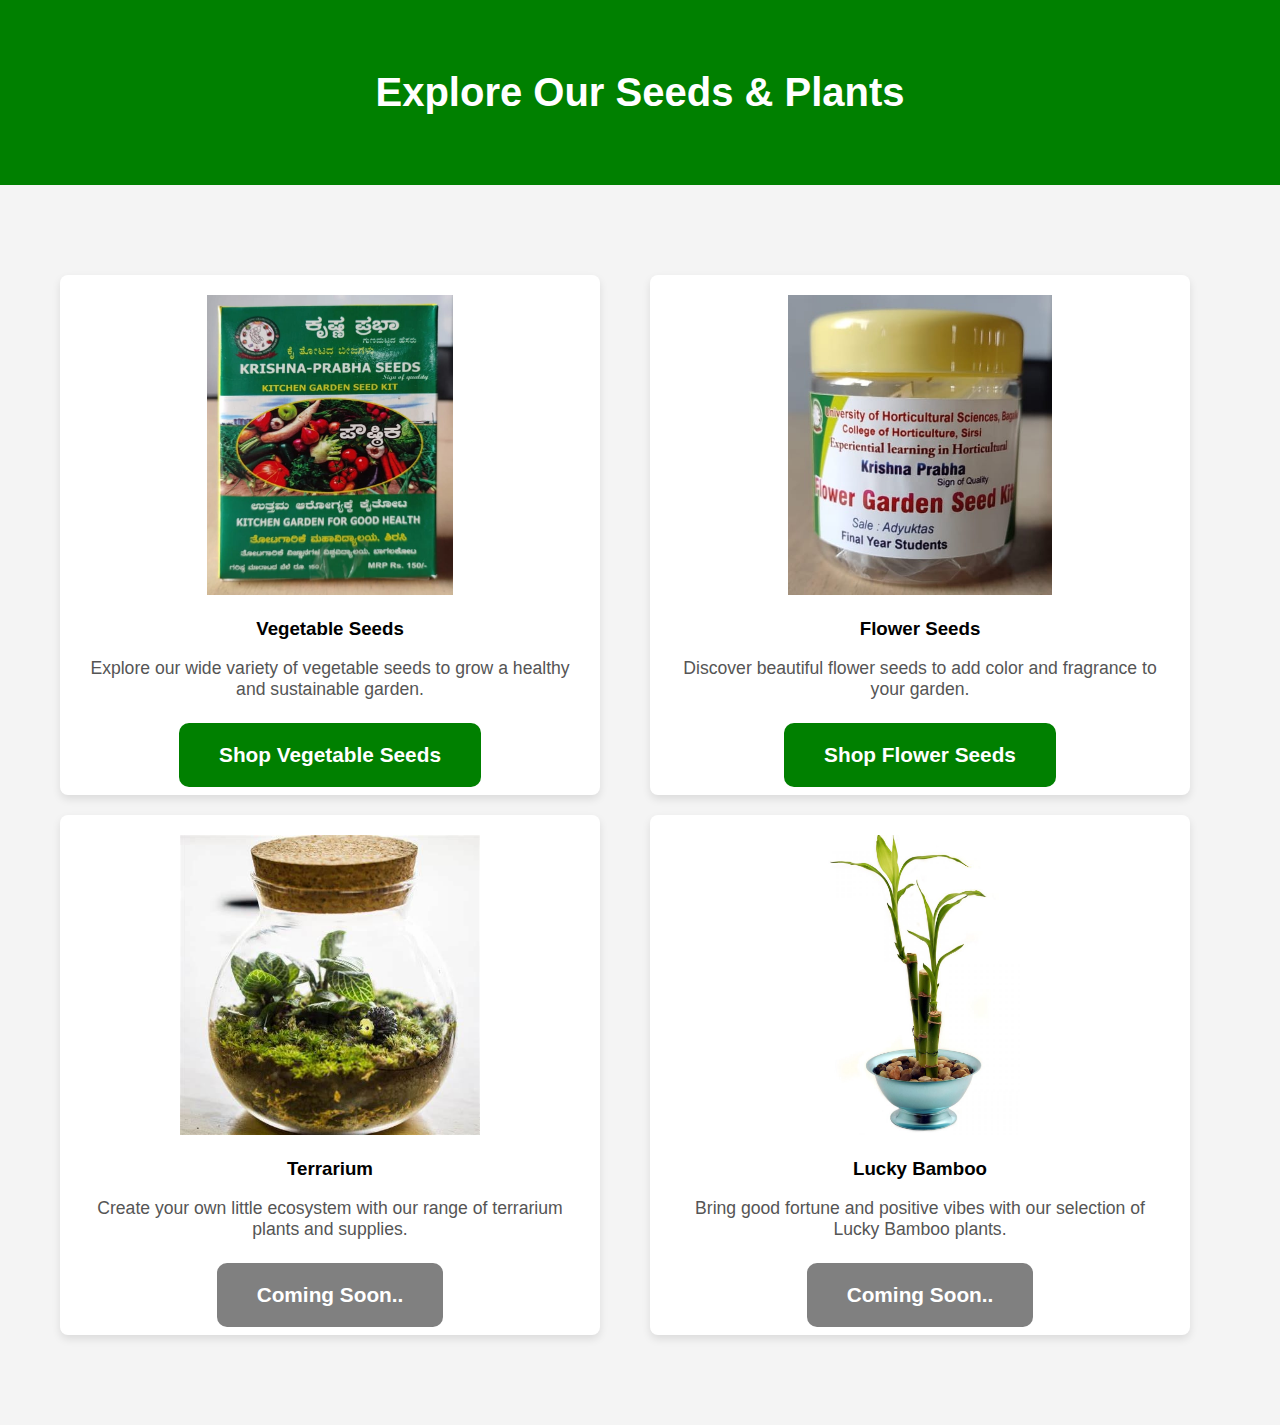
<file: index.html>
<!DOCTYPE html>
<html lang="en">
<head>
    <meta charset="UTF-8">
    <meta name="viewport" content="width=device-width, initial-scale=1.0">
    <title>Seeds</title>
    <link rel="stylesheet" href="style.css">
</head>
<body>
    <header>
        <h1 style="color: white;">Explore Our Seeds & Plants</h1>
    </header>

    <section id="categories">
        <div class="category-grid">
            <!-- Vegetable Seeds Section -->
            <div class="category-card">
                <img src="veg.jpg" alt="Vegetable Seeds">
                <h3>Vegetable Seeds</h3>
                <p>Explore our wide variety of vegetable seeds to grow a healthy and sustainable garden.</p>
                <a href="vegetables.html" class="btn">Shop Vegetable Seeds</a>
            </div>

            <!-- Flower Seeds Section -->
            <div class="category-card">
                <img src="flo.jpg" alt="Flower Seeds">
                <h3>Flower Seeds</h3>
                <p>Discover beautiful flower seeds to add color and fragrance to your garden.</p>
                <a href="flowers.html" class="btn">Shop Flower Seeds</a>
            </div>

            <!-- Terrarium Section -->
            <div class="category-card">
                <img src="terra.jpeg" alt="Terrarium">
                <h3>Terrarium</h3>
                <p>Create your own little ecosystem with our range of terrarium plants and supplies.</p>
                <p class="btn" style="background-color: gray;">Coming Soon..</p>
            </div>

            <!-- Lucky Bamboo Section -->
            <div class="category-card">
                <img src="bamboo.jpg" alt="Lucky Bamboo">
                <h3>Lucky Bamboo</h3>
                <p>Bring good fortune and positive vibes with our selection of Lucky Bamboo plants.</p>
                <p class="btn" style="background-color: gray;">Coming Soon..</p>
            </div>
        </div>
    </section>
</body>
</html>
</file>
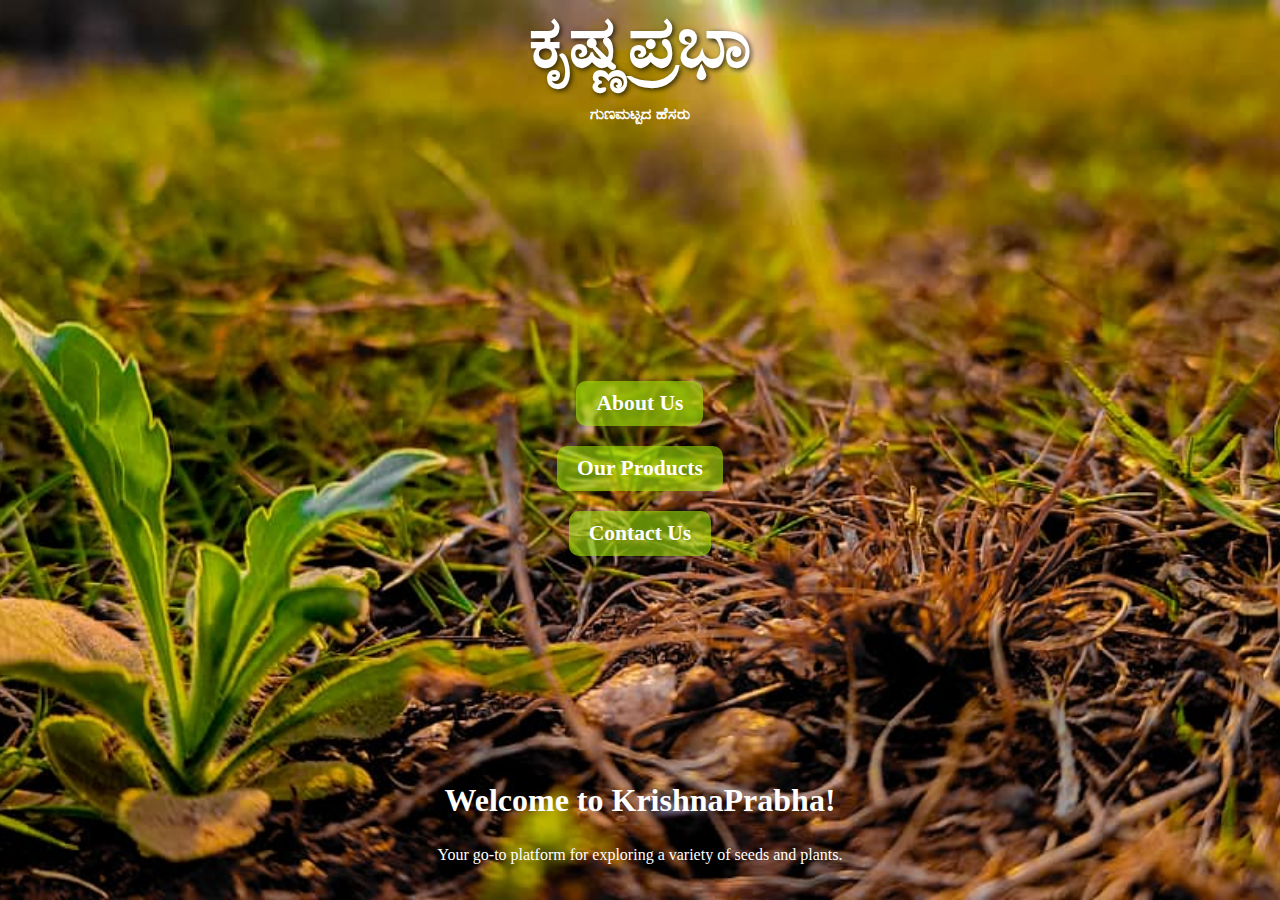
<file: src/index.html>
<!DOCTYPE html>
<html lang="en">
<head>
    <meta charset="UTF-8">
    <meta name="viewport" content="width=device-width, initial-scale=1.0">
    <title>Home</title>
    <style>
        /* General styles for the body and main content */
        html, body {
            height: 100%;
            margin: 0;
            display: flex;
            flex-direction: column;
            align-items: center; /* Center elements horizontally */
        }

        /* Background styling for body */
        body {
            background-image: url('bg.jpg');
            background-size: cover; /* Ensure the background image covers the entire viewport */
            background-position: center; /* Center the background image */
            background-repeat: no-repeat; /* Prevent the background image from repeating */
            text-align: center; /* Center align all text */
            color: white; /* Set text color to white for better contrast */
        }

        /* Main content styling */
        #welcome, .button-group {
            flex: 1; /* Allow this section to grow and fill the space */
            display: flex;
            flex-direction: column; /* Stack elements vertically */
            align-items: center; /* Center align elements */
            justify-content: center; /* Center elements vertically */
            padding: 20px; /* Add padding for better spacing */
        }

        /* General styling for the homepage */
        h1 {
            font-size: 4.5em; /* Heading size */
            margin: 0;
            text-shadow: 2px 2px 5px rgba(0, 0, 0, 0.7); /* Add shadow for better visibility */
        }

        h2 {
            font-size: 2em;
            margin-top: 10px; /* Reduced margin to fit better on mobile */
        }

        .button-group {
            margin: 20px 0; /* Spacing for buttons */
        }

        .btn {
            display: inline-block;
            margin: 10px; /* Reduce margin for better fit */
            padding: 10px 20px; /* Adjust padding for smaller buttons */
            font-size: 1.2em; /* Font size inside the buttons */
            background-color: rgba(163,230,12,0.6);
            color: white;
            text-decoration: none;
            border-radius: 10px; /* Roundness of the buttons */
            transition: background-color 0.3s, transform 0.2s;
            font-weight: bold; /* Make the text inside the button bolder */
        }

        .btn:hover {
            background-color: rgb(98, 200, 15);
            transform: scale(1.05); /* Slightly enlarges the button on hover */
        }

        /* Responsive styles */
        @media (max-width: 600px) {
            h1 {
                font-size: 4.5em; /* Reduce heading size for smaller screens */
                margin: 5px; /* Adjust margin for better fit */
            }

            h2 {
                font-size: 1.5em; /* Reduce subtitle size */
            }

            .btn {
                padding: 10px; /* Further reduce button padding */
                font-size: 1em; /* Reduce button font size for mobile */
            }

            #welcome {
                padding: 10px; /* Reduce padding */
            }

            .button-group {
                margin: 10px 0; /* Reduce margin */
            }
        }
    </style>
</head>
<body>
    <header>
        <h1 style="color: white; background-color: transparent; font-family:'Lucida Sans', 'Lucida Sans Regular', 'Lucida Grande', 'Lucida Sans Unicode', Geneva, Verdana, sans-serif; text-shadow: #000;">ಕೃಷ್ಣಪ್ರಭಾ</h1>
        <h4 style="color: white; background-color: transparent; font-family:'Lucida Sans', 'Lucida Sans Regular', 'Lucida Grande', 'Lucida Sans Unicode', Geneva, Verdana, sans-serif; text-shadow: #000;">ಗುಣಮಟ್ಟದ ಹೆಸರು</h4>
    </header>

    <section id="welcome">
        <div class="button-group" style="font-family: serif; background-color: transparent; font-size: large;">
            <a href="about.html" class="btn">About Us</a>
            <a href="products.html" class="btn">Our Products</a>
            <a href="contact.html" class="btn">Contact Us</a>
        </div>
        <h2>Welcome to KrishnaPrabha!</h2>
        <p style="margin-top: 0%;">Your go-to platform for exploring a variety of seeds and plants.</p>
    </section>

    <!-- <footer>
        <p>© 2024 KrishnaPrabha</p>
    </footer> -->
</body>
</html>
</file>
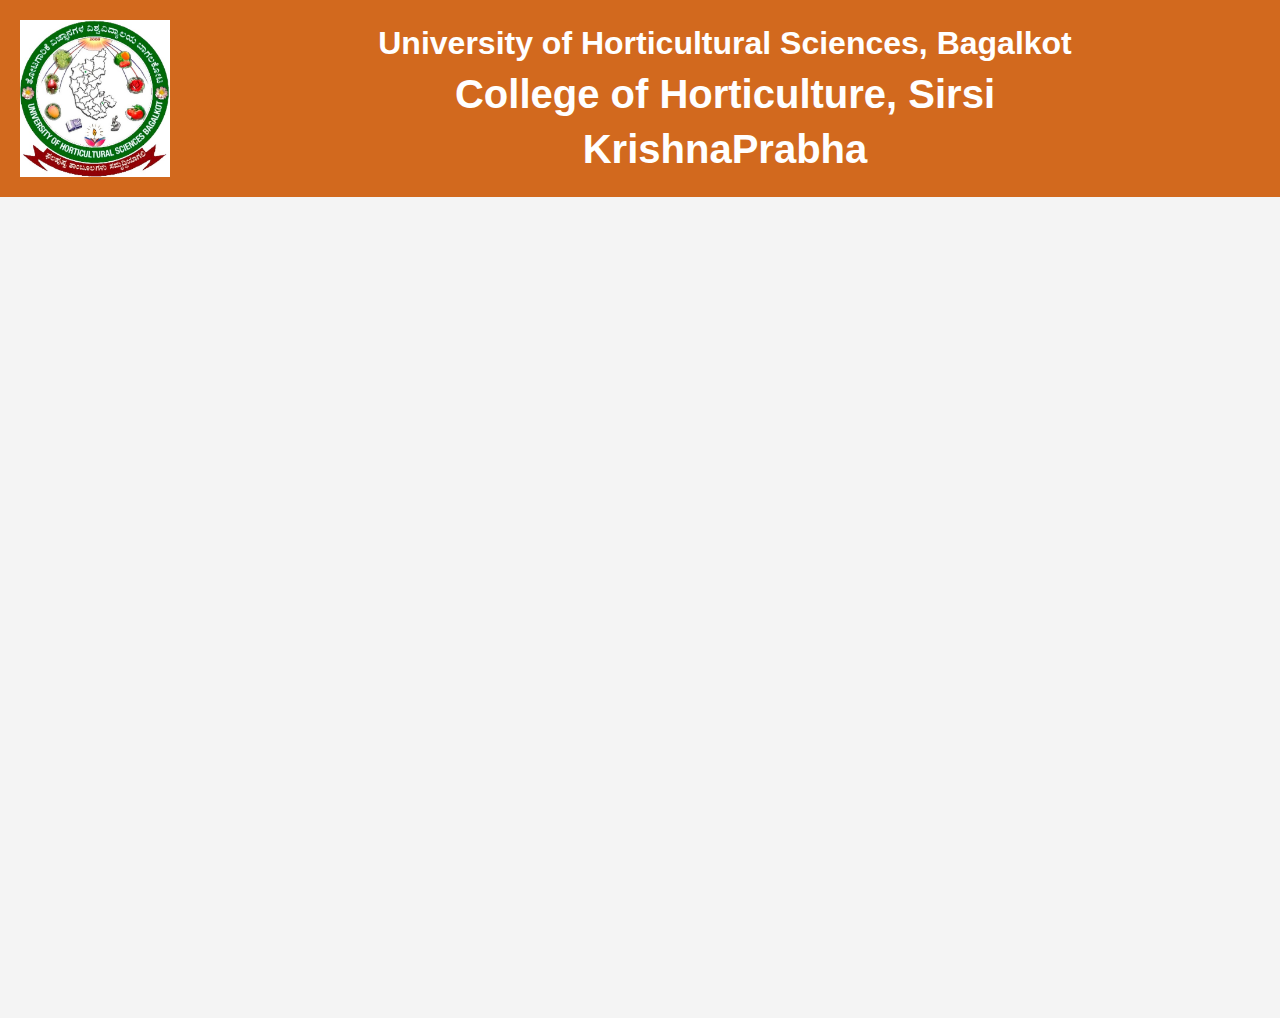
<file: about.html>
<!DOCTYPE html>
<html lang="en">
<head>
    <meta charset="UTF-8">
    <meta name="viewport" content="width=device-width, initial-scale=1.0">
    <title>About Us</title>
    <link rel="stylesheet" href="style.css">
    <style>
        /* Flexbox styling for header */
        header {
            display: flex;
            align-items: center; /* Vertically center-align the logo and text */
            justify-content: space-between; /* Space between logo and text */
            padding: 20px;
            background-color: chocolate;
            color: white;
        }

        /* Logo styling */
        header img {
            width: 100px; /* Adjust the size of the logo */
            margin-right: 20px; /* Space between logo and text */
        }

        /* Container for text */
        .header-text {
            flex-grow: 1; /* Allows text container to grow and take up space */
            display: flex;
            flex-direction: column;
            align-items: center; /* Center text inside the container */
            justify-content: center; /* Center vertically */
        }

        /* College name styling */
        header h3, header h2, header h1 {
            margin: 5px 0;
        }

        /* Card styling for the About Us section */
        .card {
            background-color: white;
            border-radius: 10px;
            box-shadow: 0 4px 8px rgba(0, 0, 0, 0.1);
            padding: 20px;
            margin: 20px auto;
            max-width: 800px;
            text-align: center;
            opacity: 0; /* Initially hidden */
            transform: translateY(100px); /* Positioned off-screen */
            animation: slideUp 1.5s ease-out forwards; /* Animation */
        }

        /* Slide-up animation */
        @keyframes slideUp {
            from {
                opacity: 0;
                transform: translateY(200px); /* Start from 100px below */
            }
            to {
                opacity: 1;
                transform: translateY(0); /* End at normal position */
            }
        }

        .card h2 {
            margin-bottom: 20px;
            font-size: 24px;
        }

        .card p {
            font-size: 16px;
            line-height: 1.6;
            color: #333;
        }
    </style>
</head>
<body>

    <!-- Header Section -->
    <header>
        <img src="logo.jpg" alt="College Logo" style="width: 150px; height: auto;"> <!-- Placeholder for logo -->
        <div class="header-text">
            <h2 style="color: white;">University of Horticultural Sciences, Bagalkot</h2>
            <h1 style="color: white;">College of Horticulture, Sirsi</h1>
            <h1 style="color: white;">KrishnaPrabha</h1>
        </div>
    </header>

    <!-- About Section -->
    <section id="about-us">
        <div class="card" style="text-align: justify;">
            <h1 style="text-align: center;">About Us</h1>
            <p style="text-align: justify;">
                We the final year students of College of Horticulture Sirsi, undergoing the Experiential learning of horticulture (ELH) course. 
Krishnaprabha is our brand name, which includes vegetable seed kit, flower seed kit, terrariums, lucky bamboo, and other products. 
            </p>

            <p style="font-weight: bold;">We Offer:</p> 
            <p style="font-weight: bold;">Vegetable seed kit:</p> 
            <p>It includes 10 types of different vegetable seeds namely Tomato, Brinjal, Chilli, Beans, Cucumber, Coriander, Palak, Methi, Radish, and Ridge gourd.
            All seeds are tested for purity and germination and are of good quality. 
            Sprout a greener lifestyle with our easy-to-use Vegetable Seed Kit! Cultivate a thriving kitchen garden, enjoy chemical-free produce, and taste the difference freshness makes.</p>

            <p style="font-weight: bold;">Flower seed kit:</p> 
            <p>It includes 10 types of different annual flowers namely Pansy, Cosmos, Daisy, Gypsophila, Anthirrinum, Candytuft, Cornflower, Verbena, California poppy, and Phlox.
            All seeds are tested for purity and germination and are of good quality. 
            Sow seeds of elegance with our easy-to-grow Flower Seed Kit! Create stunning floral arrangements, attract pollinators, and make your space a haven of natural beauty.</p>

            <p style="font-weight: bold;">Others:</p> 
            <p>Terrarium, lucky Bamboo, bouquet, and other products are also available under KrishnaPrabha. Do contact us for more information.</p>
        </div>
    </section>

</body>
</html>
</file>
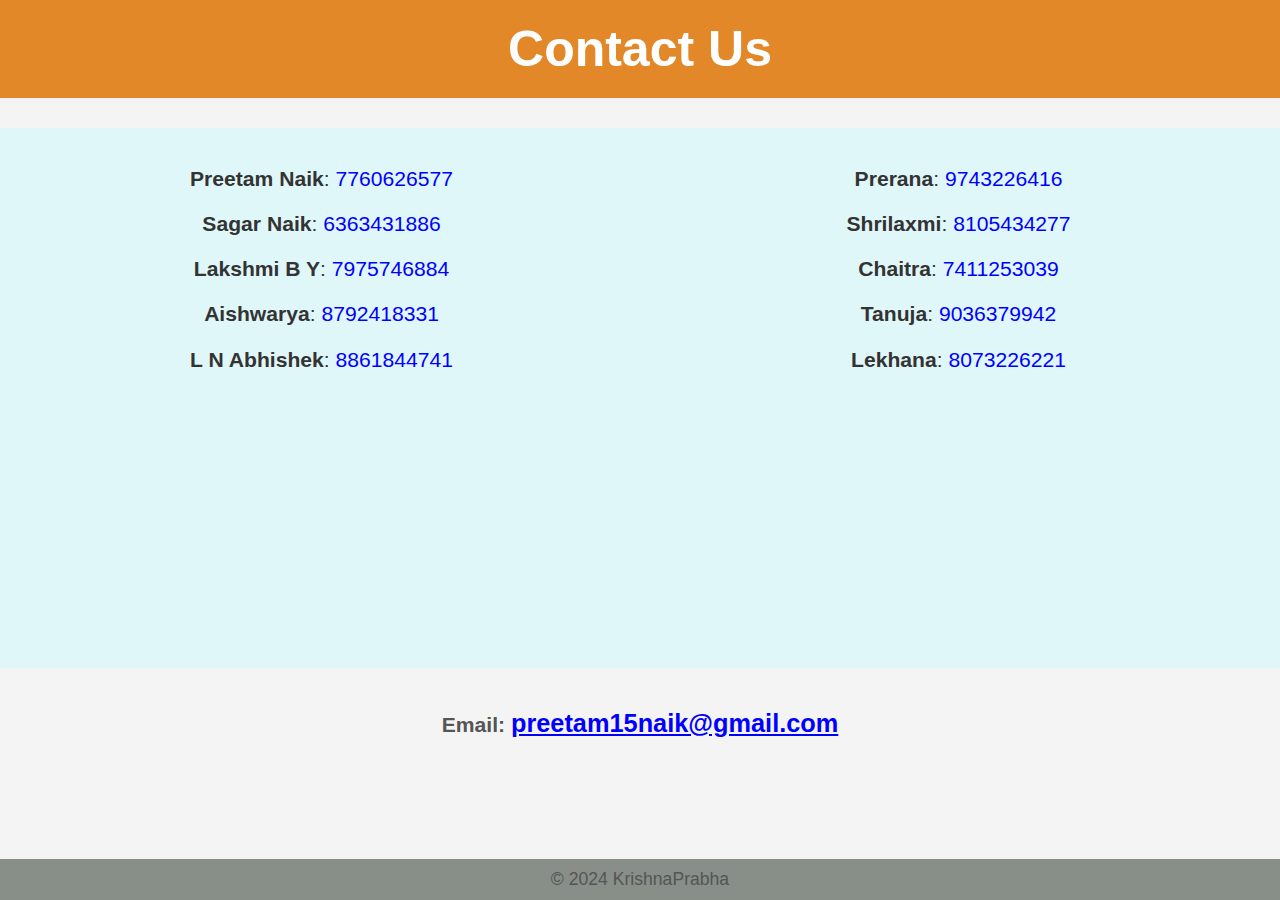
<file: contact.html>
<!DOCTYPE html>
<html lang="en">
<head>
    <meta charset="UTF-8">
    <meta name="viewport" content="width=device-width, initial-scale=1.0">
    <title>Contact Us</title>
    <link rel="stylesheet" href="style.css">
    <style>
        /* General styles for the body and main content */
        html, body {
            height: 100%;
            margin: 0;
            display: flex;
            flex-direction: column;
            text-align: center;
            font-family: Arial, sans-serif;
            background-color: #f4f4f4;
        }

        /* Header styling */
        header {
            background-color: rgb(226, 136, 41);
            color: white;
            padding: 20px;
        }

        header h1 {
            font-size: 4.5em;
            margin: 0;
        }

        /* Main content styling */
        #contact {
            flex: 1;
            padding: 8px;
        }

        h2 {
            font-size: 2em;
            color: #333;
            margin-top: 8px;
        }

        /* Contact details styling */
        .contact-details {
            text-align: center;
            font-size: 1.2em;
            color: #333;
            margin-top: 10px;
        }

        .contact-details p {
            font-size: 1.1em;
            color: #333;
        }

        .contact-details b {
            font-weight: bold;
        }

        .contact-details .number {
            color: blue;
        }

        /* Email styling */
        .email {
            font-size: 1.2em;
            color: #333;
            margin-top: 20px;
            font-weight: bold;
        }

        /* Footer styling */
        footer {
            background-color: #888e88;
            color: white;
            text-align: center;
            padding: 10px 0;
            position: relative;
        }
        
        footer p {
            margin: 0;
            display: inline;
        }
        .contact-details {
    display: flex;
    justify-content: space-between;
    text-align: center;
    gap: 10px;
    font-size: larger; /* Optional: adds space between columns */
}

.column {
    flex: 1; /* Each column will take up equal space */
}

.number {
    color: blue; /* Makes the phone numbers blue */
}

@media (max-width: 468px) {
    .contact-details {
        flex-direction: column; /* Stacks the columns on smaller screens */
    }
}

    </style>
</head>
<body>
    <header>
        <h1 style="color: white; background-color: transparent; font-size: 50px; font-family: 'Lucida Sans', 'Lucida Sans Regular', 'Lucida Grande', 'Lucida Sans Unicode', Geneva, Verdana, sans-serif;">Contact Us</h1>
    </header>

    <section id="contact">
        <!-- <h2>Contact Details</h2> -->
        <div class="contact-details">
            <div class="column">
                <p><b>Preetam Naik</b>: <span class="number">7760626577</span></p>
                <p><b>Sagar Naik</b>: <span class="number">6363431886</span></p>
                <p><b>Lakshmi B Y</b>: <span class="number">7975746884</span></p>
                <p><b>Aishwarya</b>: <span class="number">8792418331</span></p>
                <p><b>L N Abhishek</b>: <span class="number">8861844741</span></p>
            </div>
            <div class="column">
                <p><b>Prerana</b>: <span class="number">9743226416</span></p>
                <p><b>Shrilaxmi</b>: <span class="number">8105434277</span></p>
                <p><b>Chaitra</b>: <span class="number">7411253039</span></p>
                <p><b>Tanuja</b>: <span class="number">9036379942</span></p>
                <p><b>Lekhana</b>: <span class="number">8073226221</span></p>
            </div>
        </div>
    </section>
    
        <div class="email" style="margin-bottom: 100px;">
            <p>Email: <a href="mailto:preetam15naik@gmail.com" style="color: blue; font-size: larger;">preetam15naik@gmail.com</a></p>
        </div>

    <footer>
        <p>© 2024 KrishnaPrabha</p>
    </footer>
</body>
</html>
</file>
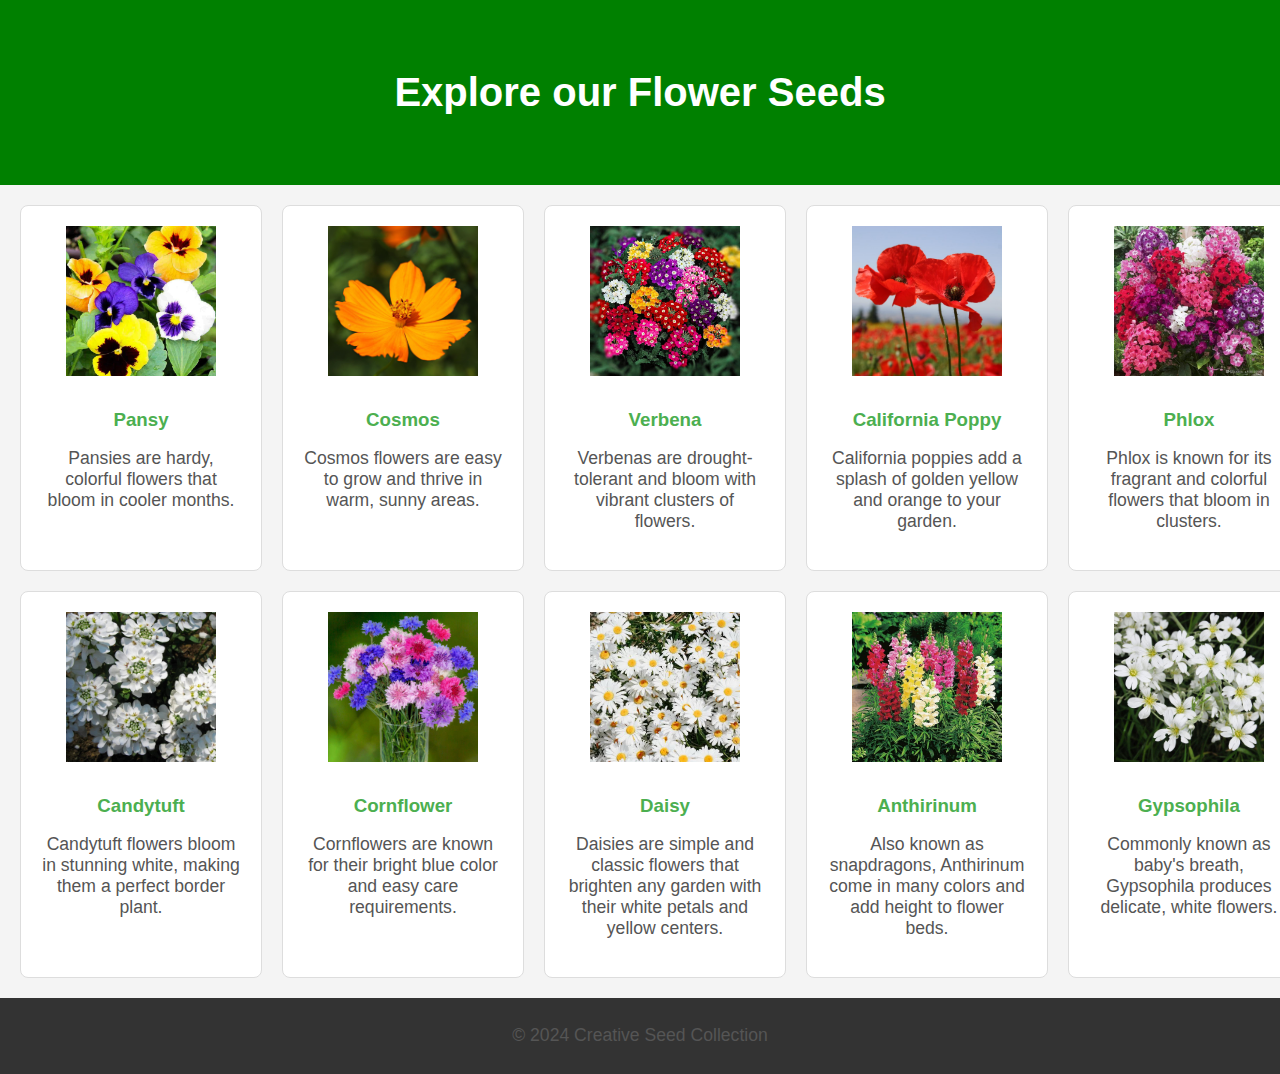
<file: flowers.html>
<!DOCTYPE html>
<html lang="en">
<head>
    <meta charset="UTF-8">
    <meta name="viewport" content="width=device-width, initial-scale=1.0">
    <title>Flower Seeds</title>
    <link rel="stylesheet" href="style.css">
</head>
<body>
    <header>
        <h1 style="color: white;">Explore our Flower Seeds</h1>
    </header>

    <section id="flower-seeds">
        <div class="seed-grid">
            <div class="seed-card">
                <img src="flowers\pansy.jpg" alt="Pansy Seeds">
                <h3>Pansy</h3>
                <p>Pansies are hardy, colorful flowers that bloom in cooler months.</p>
            </div>

            <div class="seed-card">
                <img src="flowers\cosmos.jpg" alt="Cosmos Seeds">
                <h3>Cosmos</h3>
                <p>Cosmos flowers are easy to grow and thrive in warm, sunny areas.</p>
            </div>

            <div class="seed-card">
                <img src="flowers\verbena.jpg" alt="Verbena Seeds">
                <h3>Verbena</h3>
                <p>Verbenas are drought-tolerant and bloom with vibrant clusters of flowers.</p>
            </div>

            <div class="seed-card">
                <img src="flowers\calif_poppy.jpg" alt="California Poppy Seeds">
                <h3>California Poppy</h3>
                <p>California poppies add a splash of golden yellow and orange to your garden.</p>
            </div>

            <div class="seed-card">
                <img src="flowers\phlox.jpg" alt="Phlox Seeds">
                <h3>Phlox</h3>
                <p>Phlox is known for its fragrant and colorful flowers that bloom in clusters.</p>
            </div>

            <div class="seed-card">
                <img src="flowers\candytuft.jpg" alt="Candituft Seeds">
                <h3>Candytuft</h3>
                <p>Candytuft flowers bloom in stunning white, making them a perfect border plant.</p>
            </div>

            <div class="seed-card">
                <img src="flowers\cornflower.jpg" alt="Cornflower Seeds">
                <h3>Cornflower</h3>
                <p>Cornflowers are known for their bright blue color and easy care requirements.</p>
            </div>

            <div class="seed-card">
                <img src="flowers\daisy.jpg" alt="Daisy Seeds">
                <h3>Daisy</h3>
                <p>Daisies are simple and classic flowers that brighten any garden with their white petals and yellow centers.</p>
            </div>

            <div class="seed-card">
                <img src="flowers\anthirrinum.jpg" alt="Anthirinum Seeds">
                <h3>Anthirinum</h3>
                <p>Also known as snapdragons, Anthirinum come in many colors and add height to flower beds.</p>
            </div>

            <div class="seed-card">
                <img src="flowers\gypsophila.jpg" alt="Gypsophila Seeds">
                <h3>Gypsophila</h3>
                <p>Commonly known as baby's breath, Gypsophila produces delicate, white flowers.</p>
            </div>
        </div>
    </section>

    <footer>
        <p>© 2024 Creative Seed Collection</p>
    </footer>
</body>
</html>
</file>
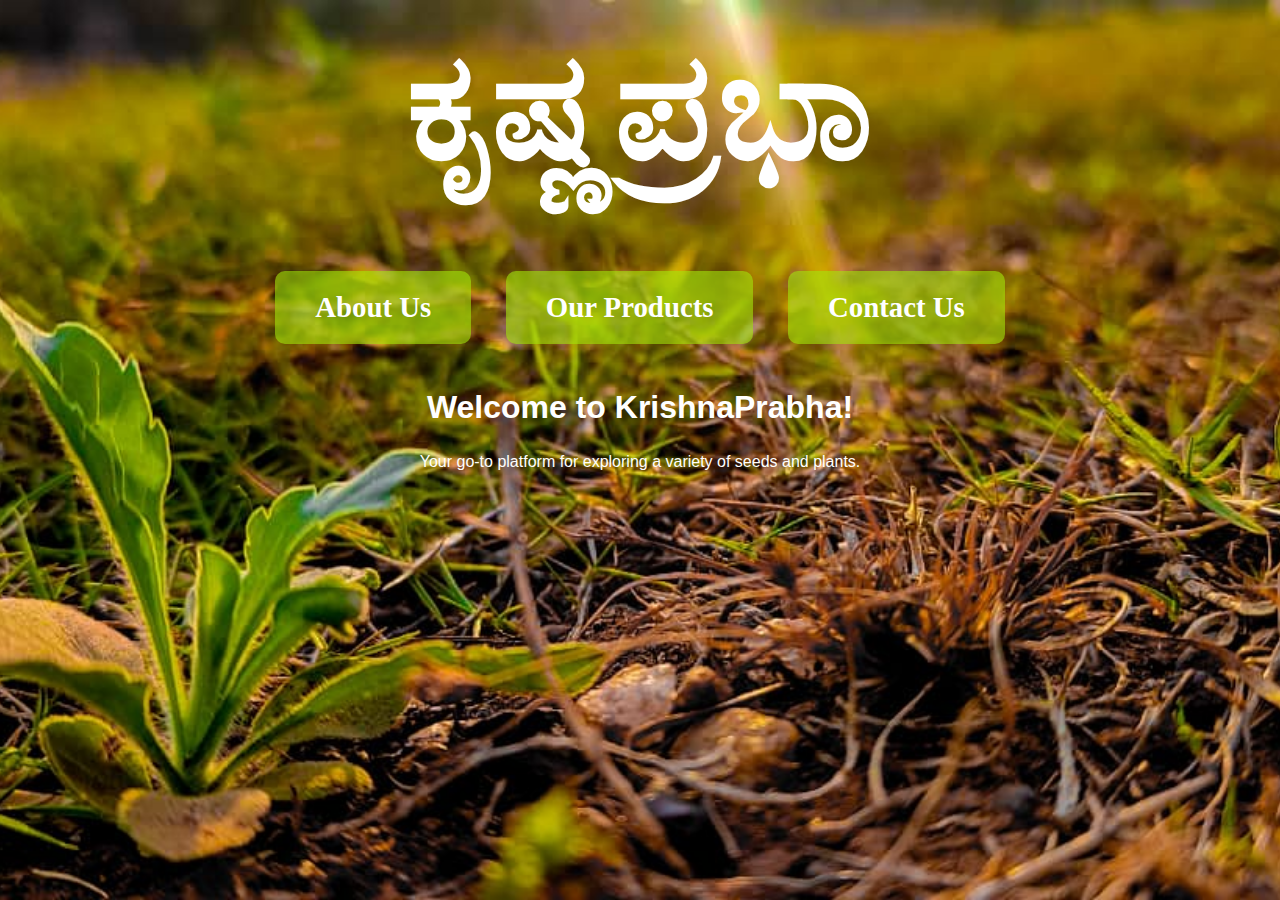
<file: home.html>
<!DOCTYPE html>
<html lang="en">
<head>
    <meta charset="UTF-8">
    <meta name="viewport" content="width=device-width, initial-scale=1.0">
    <title>Home</title>
    <!-- <link rel="stylesheet" href="style.css"> -->
    <style>
        /* General styles for the body and main content */
        html, body {
            height: 100%;
            margin: 0;
            display: flex;
            flex-direction: column;
        }

        /* Main content styling */
        #welcome, .button-group {
            flex: 1; /* Allow this section to grow and fill the space */
        }

        /* Footer styling */
        footer {
            background-color: #888e88; /* Same as your header */
            color: white;
            text-align: center;
            padding: 10px 0;
            position: relative; /* Optional, allows footer to adjust with content */
        }

        /* Ensure inline display of footer text */
        footer p {
            margin: 0;
            display: inline; /* Makes the text inline */
        }
        /* General page styling */
body {
    text-align: center;
    font-family: Arial, sans-serif;
    margin: 0;
    padding: 0;
    background-color: #f4f4f4;
}

/* Header styling */
header h1 {
    font-size: 2.5em;
    margin: 20px;
    color: green; /* This might be overridden by inline styles in home.html */
}

/* General styling for the homepage */
h1 {
    font-size: 4.5em; /* This overrides header h1 styling */
    margin: 0;
}

h2 {
    font-size: 2em;
    color: #333;
    margin-top: 30px;
}

#welcome {
    padding: 20px;
}

.button-group {
    margin: 20px 0;
}

.btn {
    display: inline-block;
    margin: 15px; /* Increase margin for spacing between buttons */
    padding: 20px 40px; /* Increase padding for larger button size */
    font-size: 1.6em; /* Increase the font size inside the buttons */
    background-color: rgba(163,230,12,0.6);
    color: white;
    text-decoration: none;
    border-radius: 10px; /* Increase the roundness of the buttons */
    transition: background-color 0.3s, transform 0.2s;
    font-weight: bold; /* Make the text inside the button bolder */
}

.btn:hover {
    background-color: rgb(98, 200, 15);
    transform: scale(1.1); /* Slightly enlarges the button on hover */
}

/* Footer styling */
footer {
    background-color: #333;
    color: white;
    padding: 10px 0;
}

    </style>
</head>
<body style="background-image: url('bg.jpg'); background-size:cover  ; background-position: center; background-repeat: no-repeat;">
    <header>

        <h1 style="color: white;  background-color: transparent; font-size: 150px;font-family:'Lucida Sans', 'Lucida Sans Regular', 'Lucida Grande', 'Lucida Sans Unicode', Geneva, Verdana, sans-serif; text-shadow: #000;">ಕೃಷ್ಣಪ್ರಭಾ</h1>
    </header>

    <section id="welcome">
        <div class="button-group" style="font-family: serif; background-color: transparent; font-size: large;">
            <a href="about.html" class="btn">About Us</a>
            <a href="index.html" class="btn">Our Products</a>
            <a href="contact.html" class="btn">Contact Us</a>
        </div>
        <h2 style="color: white">Welcome to KrishnaPrabha!</h2>
        <p style="color: white">Your go-to platform for exploring a variety of seeds and plants.</p>
    </section>

   

    <!-- <footer>
        <p>© 2024 KrishnaPrabha</p>
    </footer> -->
</body>
</html>
</file>
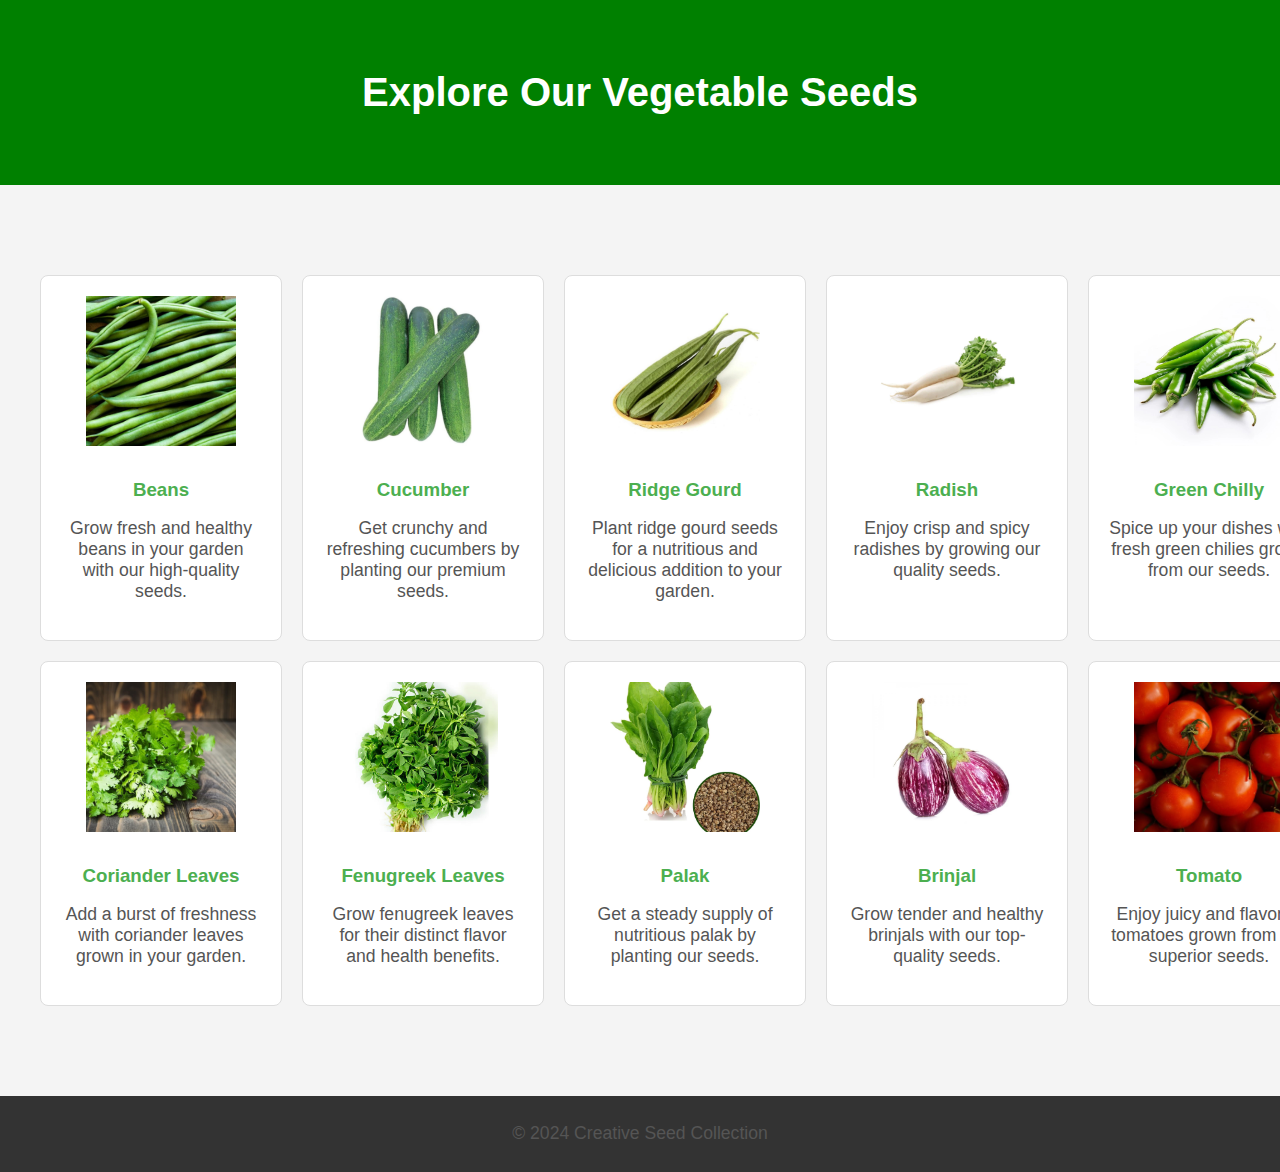
<file: vegetables.html>
<!DOCTYPE html>
<html lang="en">
<head>
    <meta charset="UTF-8">
    <meta name="viewport" content="width=device-width, initial-scale=1.0">
    <title>Vegetable Seeds</title>
    <link rel="stylesheet" href="style.css">
</head>
<body>
    <header>
        <h1 style="color: white;">Explore Our Vegetable Seeds</h1>
    </header>

    <section id="vegetables">
        <div class="seed-grid">
            <!-- Beans Section -->
            <div class="seed-card">
                <img src="vegetables/beans.jpg" alt="Beans Seeds">
                <h3>Beans</h3>
                <p>Grow fresh and healthy beans in your garden with our high-quality seeds.</p>
            </div>

            <!-- Cucumber Section -->
            <div class="seed-card">
                <img src="vegetables/cucumber.jpg" alt="Cucumber Seeds">
                <h3>Cucumber</h3>
                <p>Get crunchy and refreshing cucumbers by planting our premium seeds.</p>
            </div>

            <!-- Ridge Gourd Section -->
            <div class="seed-card">
                <img src="vegetables/ridgegourd.jpg" alt="Ridge Gourd Seeds">
                <h3>Ridge Gourd</h3>
                <p>Plant ridge gourd seeds for a nutritious and delicious addition to your garden.</p>
            </div>

            <!-- Radish Section -->
            <div class="seed-card">
                <img src="vegetables/radish.jpg" alt="Radish Seeds">
                <h3>Radish</h3>
                <p>Enjoy crisp and spicy radishes by growing our quality seeds.</p>
            </div>

            <!-- Green Chilly Section -->
            <div class="seed-card">
                <img src="vegetables/chilly.jpg" alt="Green Chilly Seeds">
                <h3>Green Chilly</h3>
                <p>Spice up your dishes with fresh green chilies grown from our seeds.</p>
            </div>

            <!-- Coriander Leaves Section -->
            <div class="seed-card">
                <img src="vegetables/coriander.jpg" alt="Coriander Leaves Seeds">
                <h3>Coriander Leaves</h3>
                <p>Add a burst of freshness with coriander leaves grown in your garden.</p>
            </div>

            <!-- Fenugreek Leaves Section -->
            <div class="seed-card">
                <img src="vegetables/fenugreek.jpg" alt="Fenugreek Leaves Seeds">
                <h3>Fenugreek Leaves</h3>
                <p>Grow fenugreek leaves for their distinct flavor and health benefits.</p>
            </div>

            <!-- Palak Section -->
            <div class="seed-card">
                <img src="vegetables/palak.jpg" alt="Palak Seeds">
                <h3>Palak</h3>
                <p>Get a steady supply of nutritious palak by planting our seeds.</p>
            </div>

            <!-- Brinjal Section -->
            <div class="seed-card">
                <img src="vegetables/brinjal.jpg" alt="Brinjal Seeds">
                <h3>Brinjal</h3>
                <p>Grow tender and healthy brinjals with our top-quality seeds.</p>
            </div>

            <!-- Tomato Section -->
            <div class="seed-card">
                <img src="vegetables/tomato.jpg" alt="Tomato Seeds">
                <h3>Tomato</h3>
                <p>Enjoy juicy and flavorful tomatoes grown from our superior seeds.</p>
            </div>
        </div>
    </section>

    <footer>
        <p>© 2024 Creative Seed Collection</p>
    </footer>
</body>
</html>
</file>
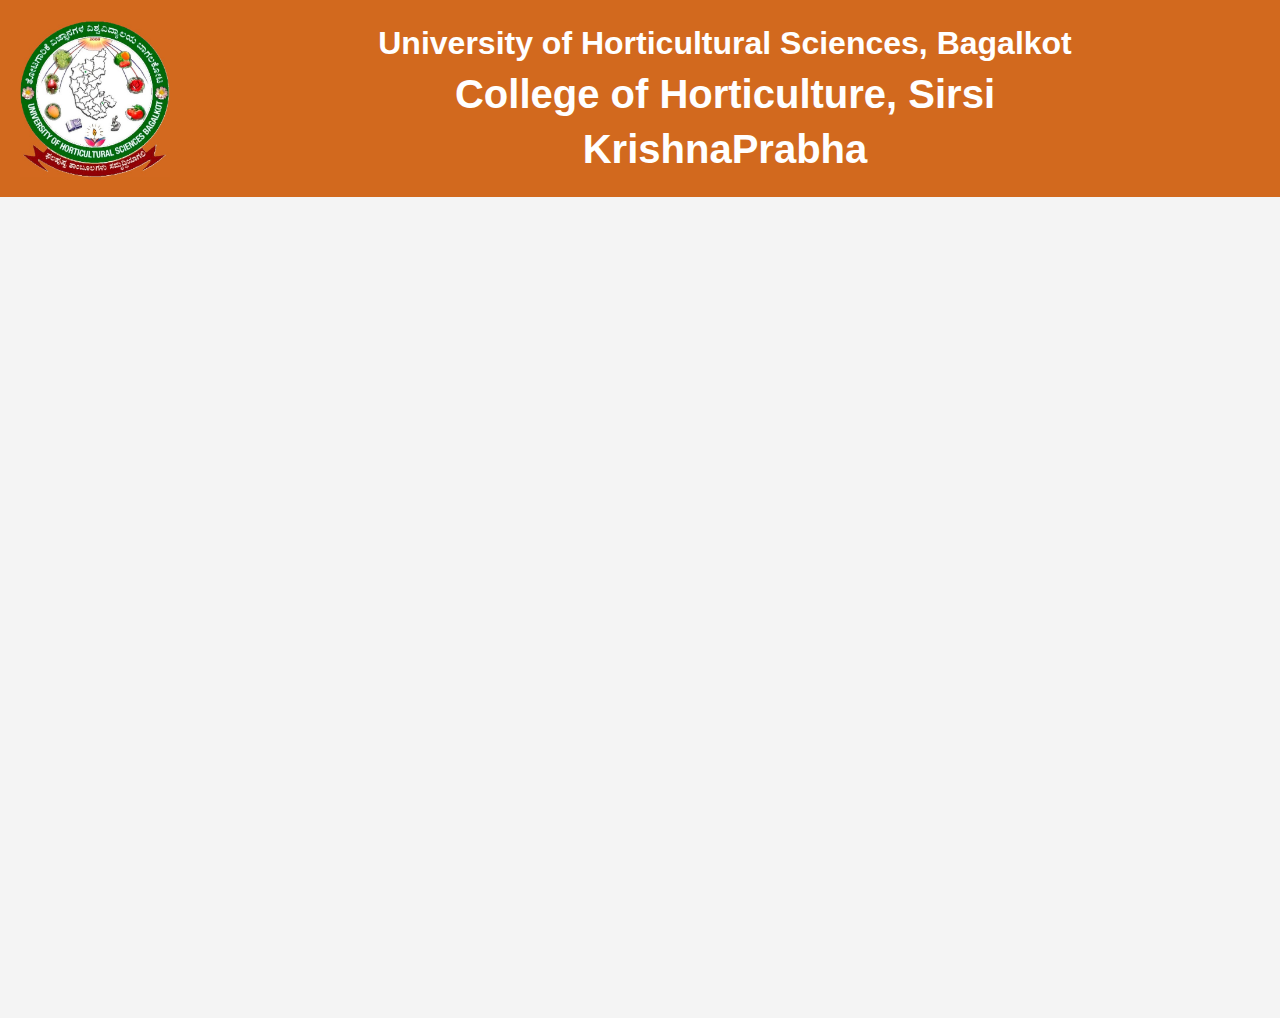
<file: src/about.html>
<!DOCTYPE html>
<html lang="en">
<head>
    <meta charset="UTF-8">
    <meta name="viewport" content="width=device-width, initial-scale=1.0">
    <title>About Us</title>
    <link rel="stylesheet" href="style.css">
    <style>
        /* Flexbox styling for header */
        header {
            display: flex;
            align-items: center; /* Vertically center-align the logo and text */
            justify-content: space-between; /* Space between logo and text */
            padding: 20px;
            background-color: #d2691e;
            color: white;
        }

        /* Logo styling */
        header img {
            width: 100px; /* Adjust the size of the logo */
            margin-right: 20px; /* Space between logo and text */
        }

        /* Container for text */
        .header-text {
            flex-grow: 1; /* Allows text container to grow and take up space */
            display: flex;
            flex-direction: column;
            align-items: center; /* Center text inside the container */
            justify-content: center; /* Center vertically */
        }

        /* College name styling */
        header h3, header h2, header h1 {
            margin: 5px 0;
        }

        /* Card styling for the About Us section */
        .card {
            background-color: white;
            border-radius: 10px;
            box-shadow: 0 4px 8px rgba(0, 0, 0, 0.1);
            padding: 20px;
            margin: 20px auto;
            max-width: 800px;
            text-align: center;
            opacity: 0; /* Initially hidden */
            transform: translateY(100px); /* Positioned off-screen */
            animation: slideUp 1.5s ease-out forwards; /* Animation */
        }

        /* Slide-up animation */
        @keyframes slideUp {
            from {
                opacity: 0;
                transform: translateY(200px); /* Start from 100px below */
            }
            to {
                opacity: 1;
                transform: translateY(0); /* End at normal position */
            }
        }

        .card h2 {
            margin-bottom: 20px;
            font-size: 24px;
        }

        .card p {
            font-size: 16px;
            line-height: 1.6;
            color: #333;
        }
        @media (max-width: 600px) {
    /* Styles for mobile devices */
    body {
        font-size: 14px; /* Adjust font size */
        padding: 10px; /* Add some padding for mobile view */
    }

    header {
        flex-direction: column; /* Stack items vertically in header */
        align-items: center; /* Center align items */
    }

    .header-text {
        align-items: center; /* Center the header text */
    }

    .card {
        width: 95%; /* Make card width responsive */
        margin: 10px auto; /* Adjust margin for smaller screens */
        padding: 15px; /* Reduce padding for smaller screens */
    }
}

    </style>
</head>
<body>

    <!-- Header Section -->
    <header>
        <img src="logo.jpg" alt="College Logo" style="width: 150px; height: auto;"> <!-- Placeholder for logo -->
        <div class="header-text">
            <h2 style="color: white;">University of Horticultural Sciences, Bagalkot</h2>
            <h1 style="color: white;">College of Horticulture, Sirsi</h1>
            <h1 style="color: white;">KrishnaPrabha</h1>
        </div>
    </header>

    <!-- About Section -->
    <section id="about-us">
        <div class="card" style="text-align: justify;">
            <h1 style="text-align: center;">About Us</h1>
            <p style="text-align: justify;">
                We the final year students of College of Horticulture Sirsi, undergoing the Experiential learning of horticulture (ELH) course. 
Krishnaprabha is our brand name, which includes vegetable seed kit, flower seed kit, terrariums, lucky bamboo, and other products. 
            </p>

            <p style="font-weight: bold;">We Offer:</p> 
            <p style="font-weight: bold;">Vegetable seed kit:</p> 
            <p>It includes 10 types of different vegetable seeds namely Tomato, Brinjal, Chilli, Beans, Cucumber, Coriander, Palak, Methi, Radish, and Ridge gourd.
            All seeds are tested for purity and germination and are of good quality. 
            Sprout a greener lifestyle with our easy-to-use Vegetable Seed Kit! Cultivate a thriving kitchen garden, enjoy chemical-free produce, and taste the difference freshness makes.</p>

            <p style="font-weight: bold;">Flower seed kit:</p> 
            <p>It includes 10 types of different annual flowers namely Pansy, Cosmos, Daisy, Gypsophila, Anthirrinum, Candytuft, Cornflower, Verbena, California poppy, and Phlox.
            All seeds are tested for purity and germination and are of good quality. 
            Sow seeds of elegance with our easy-to-grow Flower Seed Kit! Create stunning floral arrangements, attract pollinators, and make your space a haven of natural beauty.</p>

            <p style="font-weight: bold;">Others:</p> 
            <p>Terrarium, lucky Bamboo, bouquet, and other products are also available under KrishnaPrabha. Do contact us for more information.</p>
        </div>
    </section>

</body>
</html>
</file>
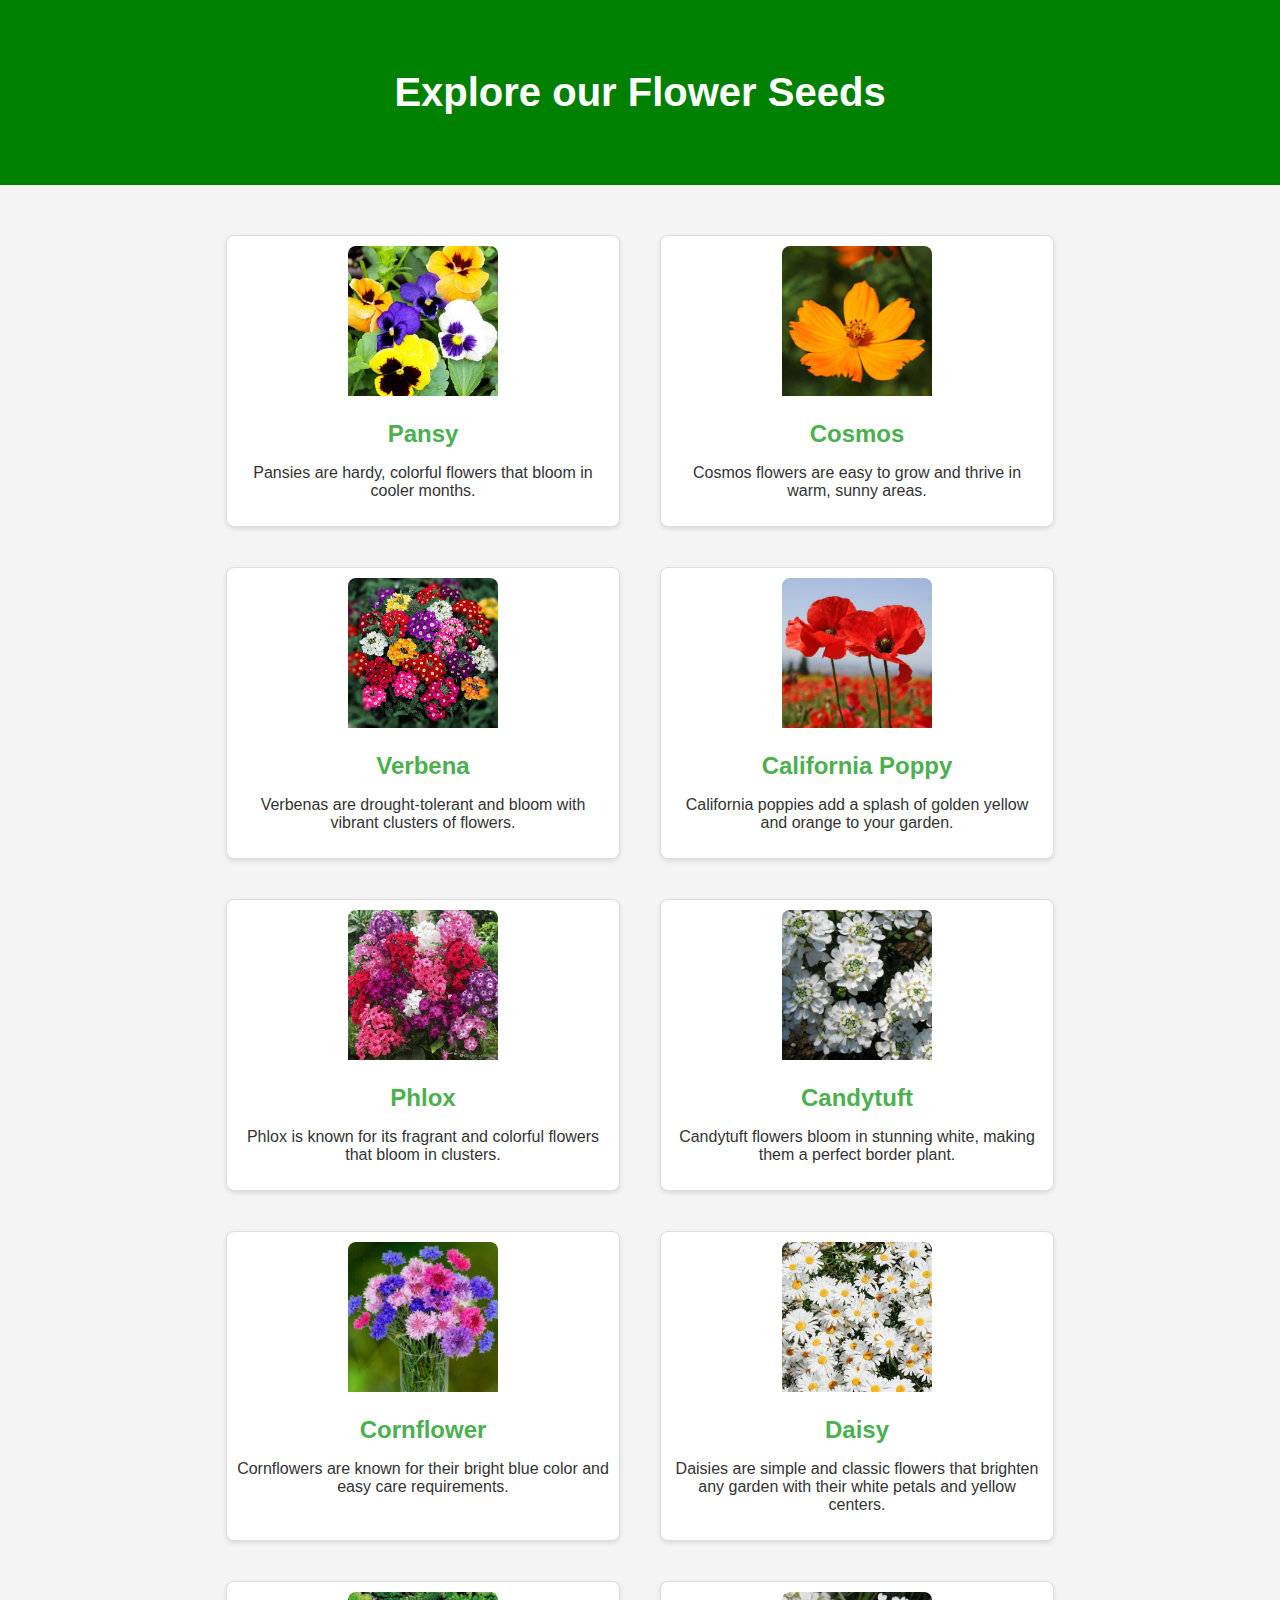
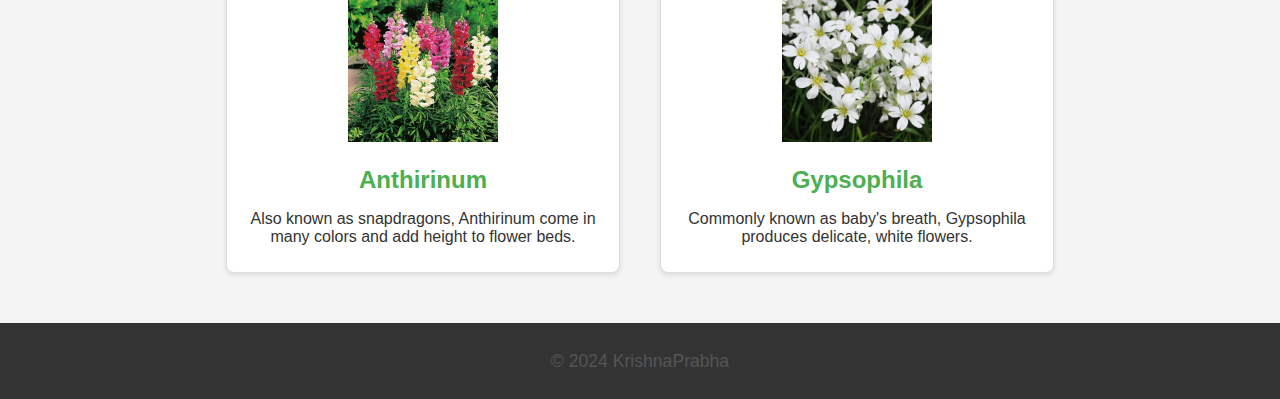
<file: src/flowers.html>
<!DOCTYPE html>
<html lang="en">
<head>
    <meta charset="UTF-8">
    <meta name="viewport" content="width=device-width, initial-scale=1.0">
    <title>Flower Seeds</title>
    <link rel="stylesheet" href="style.css">
</head>
<body>
    <header>
        <h1 style="color: white;">Explore our Flower Seeds</h1>
    </header>

    <section id="flower-seeds">
        <div class="seed-grid">
            <div class="seed-card">
                <img src="flowers\pansy.jpg" alt="Pansy Seeds">
                <h3>Pansy</h3>
                <p>Pansies are hardy, colorful flowers that bloom in cooler months.</p>
            </div>

            <div class="seed-card">
                <img src="flowers\cosmos.jpg" alt="Cosmos Seeds">
                <h3>Cosmos</h3>
                <p>Cosmos flowers are easy to grow and thrive in warm, sunny areas.</p>
            </div>

            <div class="seed-card">
                <img src="flowers\verbena.jpg" alt="Verbena Seeds">
                <h3>Verbena</h3>
                <p>Verbenas are drought-tolerant and bloom with vibrant clusters of flowers.</p>
            </div>

            <div class="seed-card">
                <img src="flowers\calif_poppy.jpg" alt="California Poppy Seeds">
                <h3>California Poppy</h3>
                <p>California poppies add a splash of golden yellow and orange to your garden.</p>
            </div>

            <div class="seed-card">
                <img src="flowers\phlox.jpg" alt="Phlox Seeds">
                <h3>Phlox</h3>
                <p>Phlox is known for its fragrant and colorful flowers that bloom in clusters.</p>
            </div>

            <div class="seed-card">
                <img src="flowers\candytuft.jpg" alt="Candituft Seeds">
                <h3>Candytuft</h3>
                <p>Candytuft flowers bloom in stunning white, making them a perfect border plant.</p>
            </div>

            <div class="seed-card">
                <img src="flowers\cornflower.jpg" alt="Cornflower Seeds">
                <h3>Cornflower</h3>
                <p>Cornflowers are known for their bright blue color and easy care requirements.</p>
            </div>

            <div class="seed-card">
                <img src="flowers\daisy.jpg" alt="Daisy Seeds">
                <h3>Daisy</h3>
                <p>Daisies are simple and classic flowers that brighten any garden with their white petals and yellow centers.</p>
            </div>

            <div class="seed-card">
                <img src="flowers\anthirrinum.jpg" alt="Anthirinum Seeds">
                <h3>Anthirinum</h3>
                <p>Also known as snapdragons, Anthirinum come in many colors and add height to flower beds.</p>
            </div>

            <div class="seed-card">
                <img src="flowers\gypsophila.jpg" alt="Gypsophila Seeds">
                <h3>Gypsophila</h3>
                <p>Commonly known as baby's breath, Gypsophila produces delicate, white flowers.</p>
            </div>
        </div>
    </section>

    <footer>
        <p>© 2024 KrishnaPrabha</p>
    </footer>
</body>
</html>
</file>
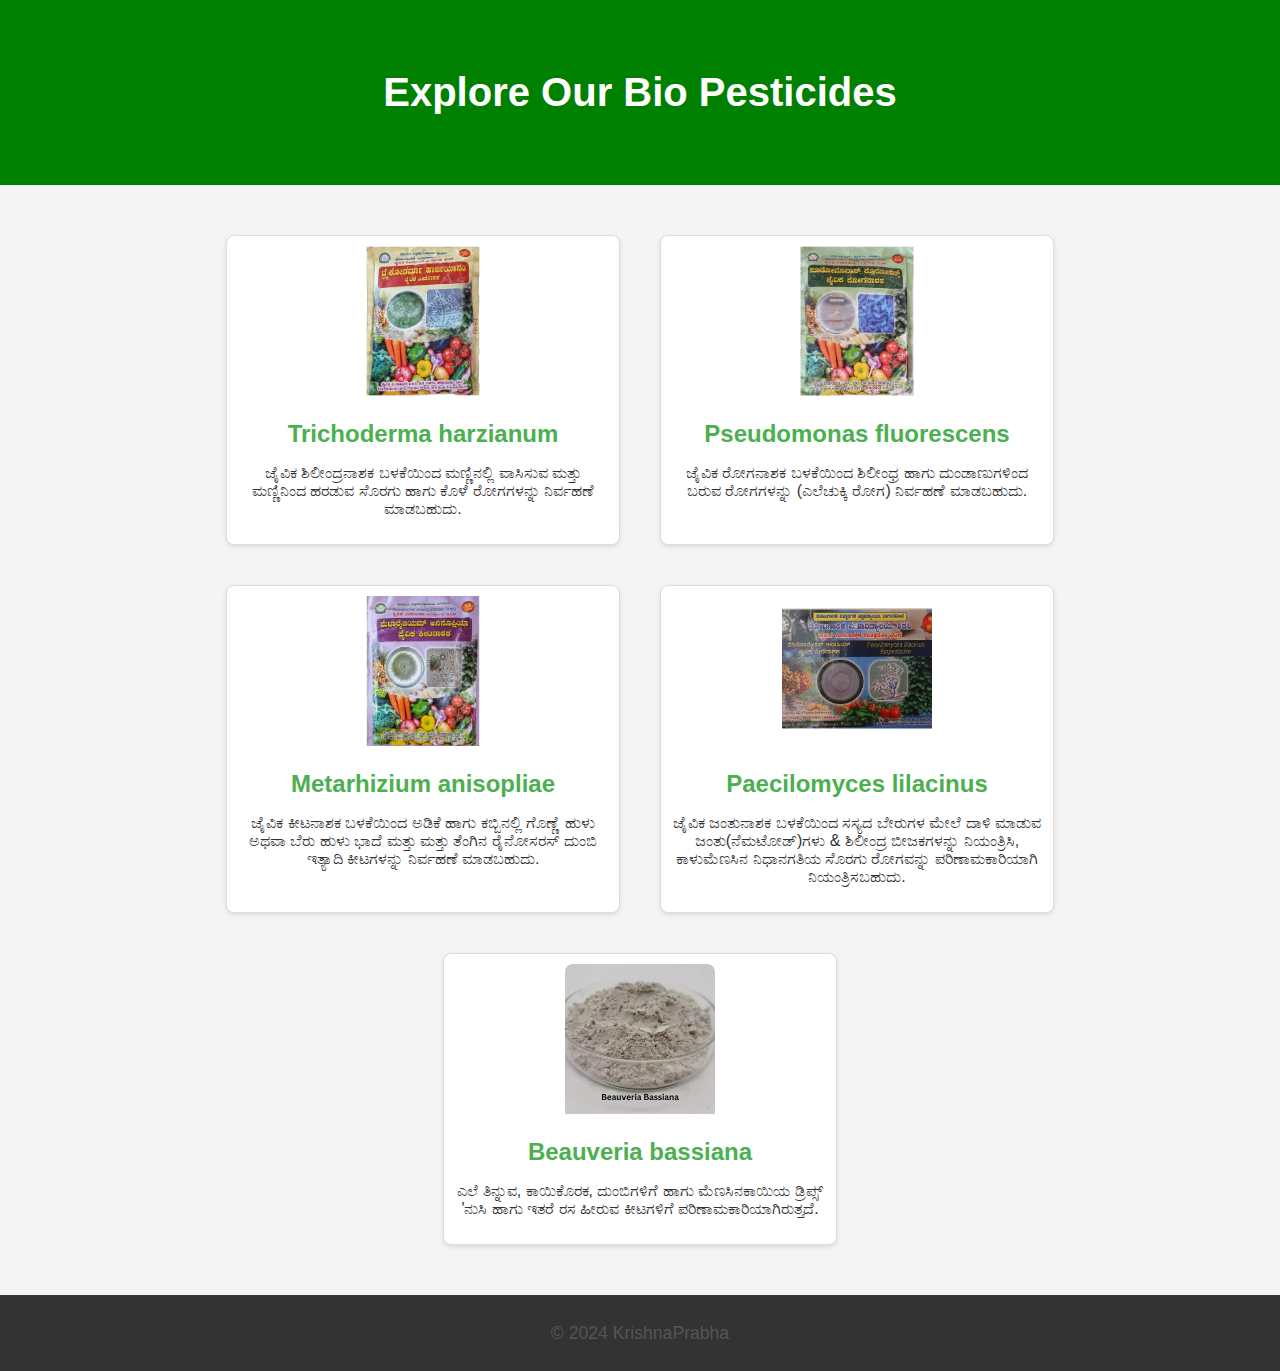
<file: src/pesticide.html>
<!DOCTYPE html>
<html lang="en">
<head>
    <meta charset="UTF-8">
    <meta name="viewport" content="width=device-width, initial-scale=1.0">
    <title>Bio Pesticides</title>
    <link rel="stylesheet" href="style.css">
</head>
<body>
    <header>
        <h1 style="color: white;">Explore Our Bio Pesticides</h1>
    </header>

    <section id="pesticides">
        <div class="seed-grid">
            <!-- Trichoderma harzianum Section -->
            <div class="seed-card">
                <img src="pesticides/trichoderma-01-02.jpeg.jpg" alt="Trichoderma harzianum">
                <h3>Trichoderma harzianum</h3>
                <p>ಜೈವಿಕ ಶಿಲೀಂದ್ರನಾಶಕ ಬಳಕೆಯಿಂದ ಮಣ್ಣಿನಲ್ಲಿ ವಾಸಿಸುವ ಮತ್ತು ಮಣ್ಣಿನಿಂದ ಹರಡುವ ಸೊರಗು ಹಾಗು ಕೊಳೆ ರೋಗಗಳನ್ನು ನಿರ್ವಹಣೆ ಮಾಡಬಹುದು.</p>
            </div>

            <!-- Pseudomonas fluorescens Section -->
            <div class="seed-card">
                <img src="pesticides/sudomona-01-01.jpeg.jpg" alt="Pseudomonas fluorescens">
                <h3>Pseudomonas fluorescens</h3>
                <p>ಜೈವಿಕ ರೋಗನಾಶಕ ಬಳಕೆಯಿಂದ ಶಿಲೀಂಧ್ರ ಹಾಗು ದುಂಡಾಣುಗಳಿಂದ ಬರುವ ರೋಗಗಳನ್ನು (ಎಲೆಚುಕ್ಕಿ ರೋಗ) ನಿರ್ವಹಣೆ ಮಾಡಬಹುದು.</p>
            </div>

            <!-- Metarhizium anisopliae Section -->
            <div class="seed-card">
                <img src="pesticides/metarigi-01-01.jpeg.jpg" alt="Metarhizium anisopliae">
                <h3>Metarhizium anisopliae</h3>
                <p>ಜೈವಿಕ ಕೀಟನಾಶಕ ಬಳಕೆಯಿಂದ ಅಡಿಕೆ ಹಾಗು ಕಬ್ಬಿನಲ್ಲಿ ಗೊಣ್ಣೆ ಹುಳು ಅಥವಾ ಬೆರು ಹುಳು ಭಾದೆ ಮತ್ತು ಮತ್ತು ತೆಂಗಿನ ರೈನೋಸರಸ್ ದುಂಬಿ ಇತ್ಯಾದಿ ಕೀಟಗಳನ್ನು ನಿರ್ವಹಣೆ ಮಾಡಬಹುದು.</p>
            </div>

            <!-- Purpureocillium lilacinum Section -->
            <div class="seed-card">
                <img src="pesticides/paecila.jpg" alt="Paecilomyces lilacinus">
                <h3>Paecilomyces lilacinus</h3>
                <p>ಜೈವಿಕ ಜಂತುನಾಶಕ ಬಳಕೆಯಿಂದ ಸಸ್ಯದ ಬೇರುಗಳ ಮೇಲೆ ದಾಳಿ ಮಾಡುವ ಜಂತು(ನೆಮಟೋಡ್)ಗಳು & ಶಿಲೀಂದ್ರ ಬೀಜಕಗಳನ್ನು ನಿಯಂತ್ರಿಸಿ, ಕಾಳುಮೆಣಸಿನ ನಿಧಾನಗತಿಯ ಸೊರಗು ರೋಗವನ್ನು ಪರಿಣಾಮಕಾರಿಯಾಗಿ ನಿಯಂತ್ರಿಸಬಹುದು.</p>
            </div>

            <!-- Beauveria bassiana Section -->
            <div class="seed-card">
                <img src="pesticides/beauveri.jpg" alt="Beauveria bassiana">
                <h3>Beauveria bassiana</h3>
                <p>ಎಲೆ ತಿನ್ನುವ, ಕಾಯಿಕೊರಕ, ದುಂಬಿಗಳಿಗೆ ಹಾಗು ಮೆಣಸಿನಕಾಯಿಯ ಡ್ರಿಪ್ಸ್ 'ನುಸಿ ಹಾಗು ಇತರೆ ರಸ ಹೀರುವ ಕೀಟಗಳಿಗೆ ಪರಿಣಾಮಕಾರಿಯಾಗಿರುತ್ತದೆ.</p>
            </div>
        </div>
    </section>

    <footer>
        <p>© 2024 KrishnaPrabha</p>
    </footer>
</body>
</html>
</file>
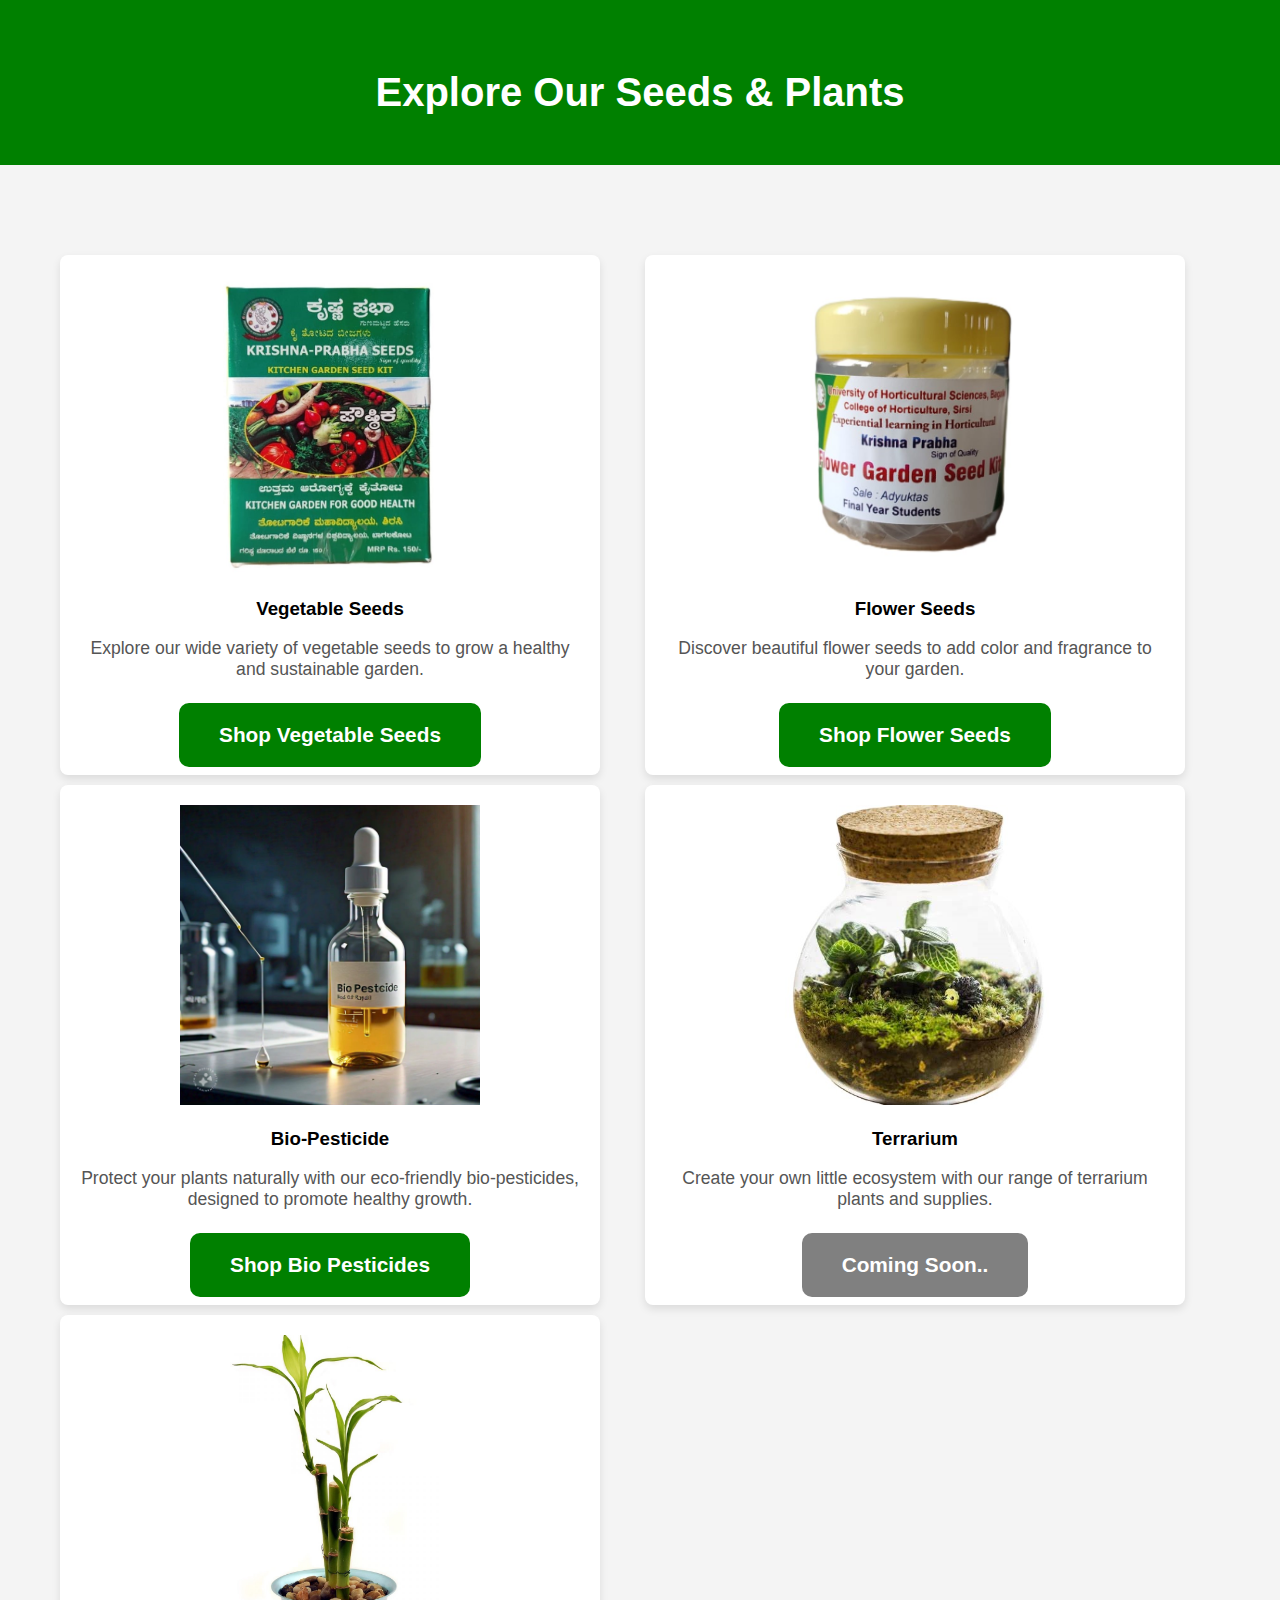
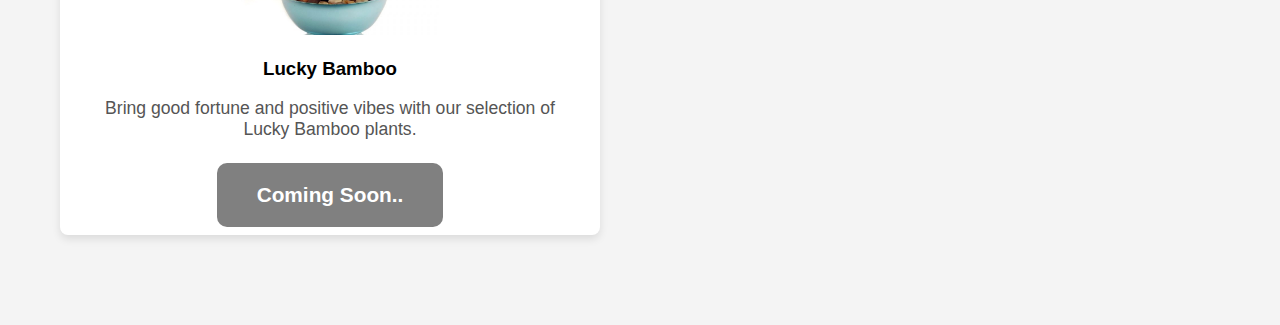
<file: src/products.html>
<!DOCTYPE html>
<html lang="en">
<head>
    <meta charset="UTF-8">
    <meta name="viewport" content="width=device-width, initial-scale=1.0">
    <title>Seeds</title>
    <link rel="stylesheet" href="style.css">
    <style>
        /* Responsive styles */
        @media (max-width: 600px) {
            body {
                font-size: 14px; /* Adjust font size */
                padding: 10px; /* Add some padding for mobile view */
            }

            header {
                text-align: center; /* Center align the header text */
                padding: 10px 0; /* Adjust padding for the header */
            }

            .category-grid {
                display: flex;
                flex-direction: column; /* Stack items vertically */
                align-items: center; /* Center items in the grid */
            }

            .category-card {
                width: 80%; /* Make card width responsive */
                margin: 10px auto; /* Adjust margin for smaller screens */
                padding: 10px; /* Reduce padding for smaller screens */
                text-align: center; /* Center text within the card */
                min-height: 200px; /* Set a minimum height */
                box-sizing: border-box;
            }

            .category-card img {
                width: 100%; /* Make images responsive */
                height: auto; /* Maintain aspect ratio */
                max-height: 299px; /* Set a maximum height for images */
                object-fit: cover; 
            }

            .btn {
                display: inline-block; /* Make button display inline */
                padding: 5px 10px; /* Adjust button padding */
                font-size: 13px; /* Adjust button font size */
            }
        }
    </style>
</head>
<body>
    <header>
        <h1 style="color: white; margin-bottom: 0%;">Explore Our Seeds & Plants</h1>
    </header>

    <section id="categories">
        <div class="category-grid">
            <!-- Vegetable Seeds Section -->
            <div class="category-card">
                <img src="veg.jpg" alt="Vegetable Seeds">
                <h3>Vegetable Seeds</h3>
                <p>Explore our wide variety of vegetable seeds to grow a healthy and sustainable garden.</p>
                <a href="vegetables.html" class="btn">Shop Vegetable Seeds</a>
            </div>

            <!-- Flower Seeds Section -->
            <div class="category-card">
                <img src="flo.jpg" alt="Flower Seeds">
                <h3>Flower Seeds</h3>
                <p>Discover beautiful flower seeds to add color and fragrance to your garden.</p>
                <a href="flowers.html" class="btn">Shop Flower Seeds</a>
            </div>

            <!-- Bio-pesticide section -->
            <div class="category-card">
                <img src="pestii.jpg" alt="Bio-pesticide">
                <h3>Bio-Pesticide</h3>
                <p>Protect your plants naturally with our eco-friendly bio-pesticides, designed to promote healthy growth.</p>
                <a href="pesticide.html" class="btn">Shop Bio Pesticides</a>
            </div>


            <!-- Terrarium Section -->
            <div class="category-card">
                <img src="terra.jpeg" alt="Terrarium">
                <h3>Terrarium</h3>
                <p>Create your own little ecosystem with our range of terrarium plants and supplies.</p>
                <p class="btn" style="background-color: gray;">Coming Soon..</p>
            </div>

            <!-- Lucky Bamboo Section -->
            <div class="category-card">
                <img src="bamboo.jpg" alt="Lucky Bamboo">
                <h3>Lucky Bamboo</h3>
                <p>Bring good fortune and positive vibes with our selection of Lucky Bamboo plants.</p>
                <p class="btn" style="background-color: gray;">Coming Soon..</p>
            </div>
        </div>
    </section>
</body>
</html>
</file>
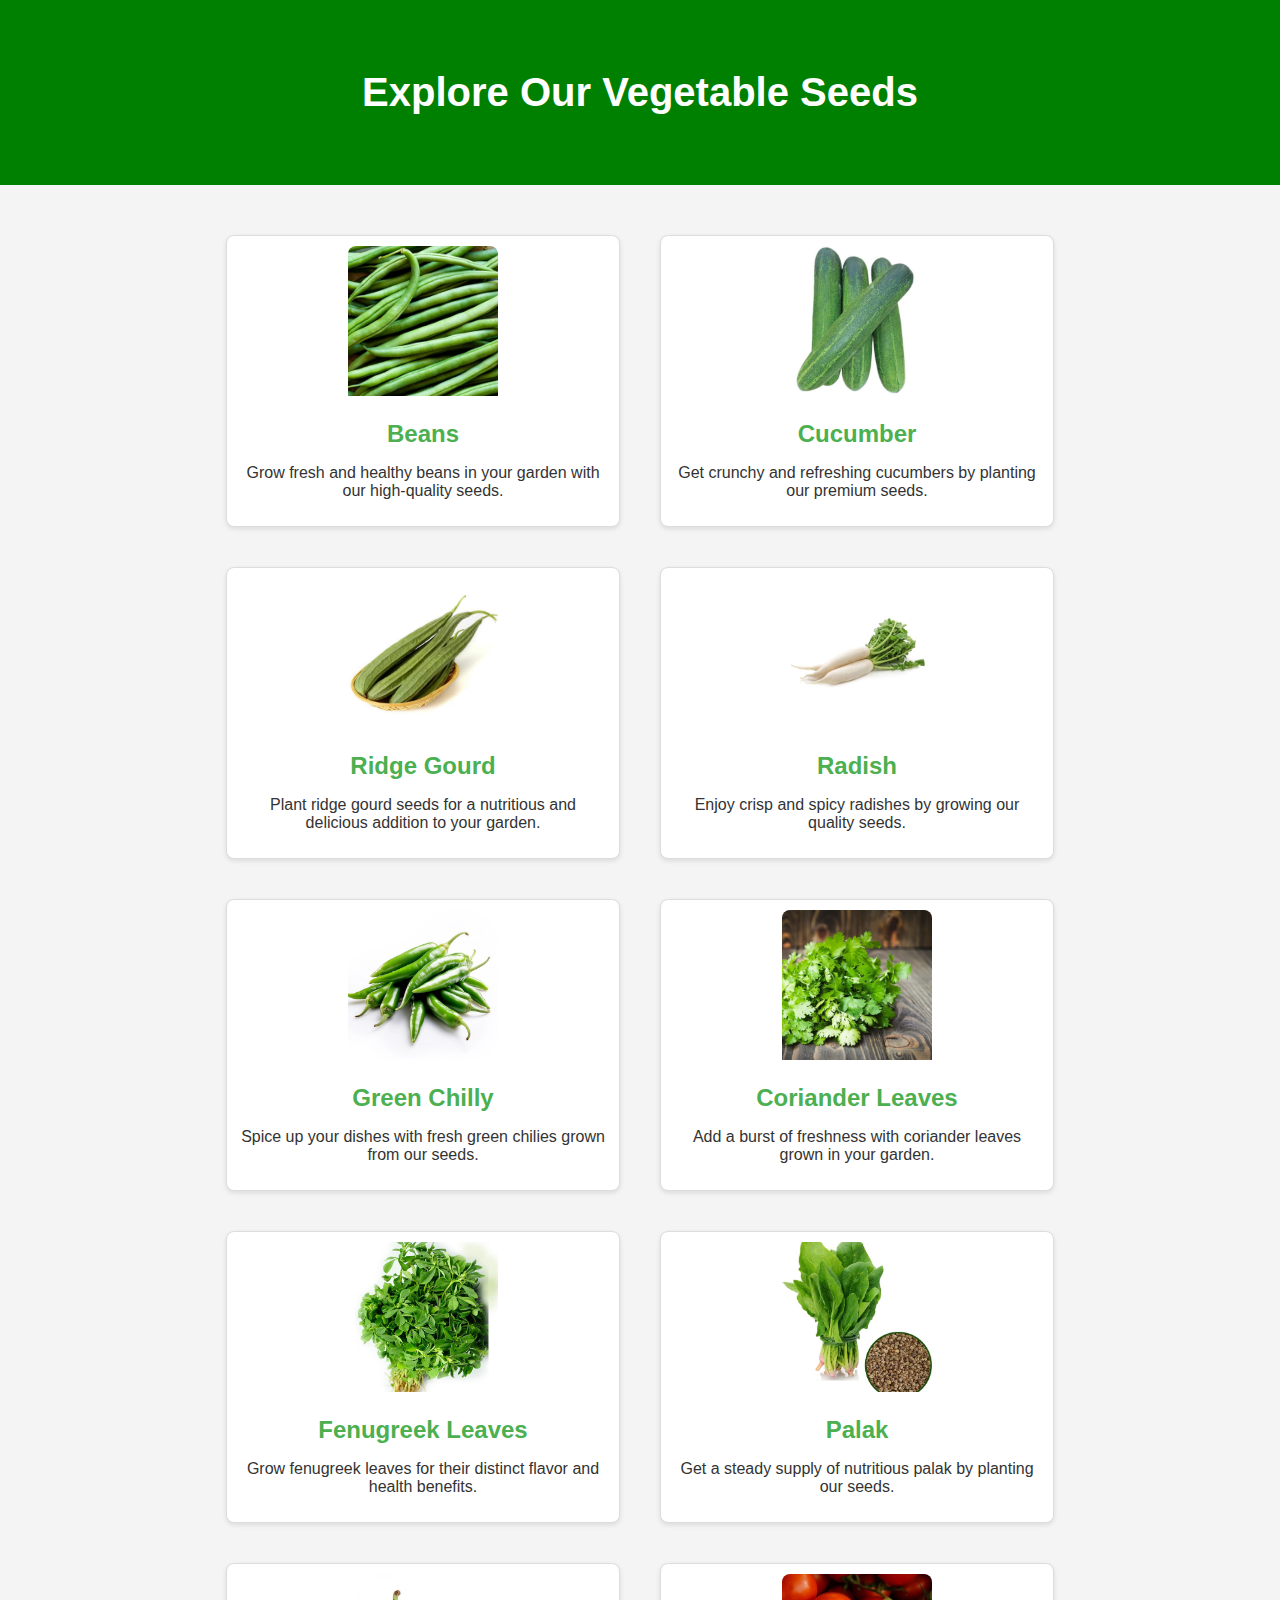
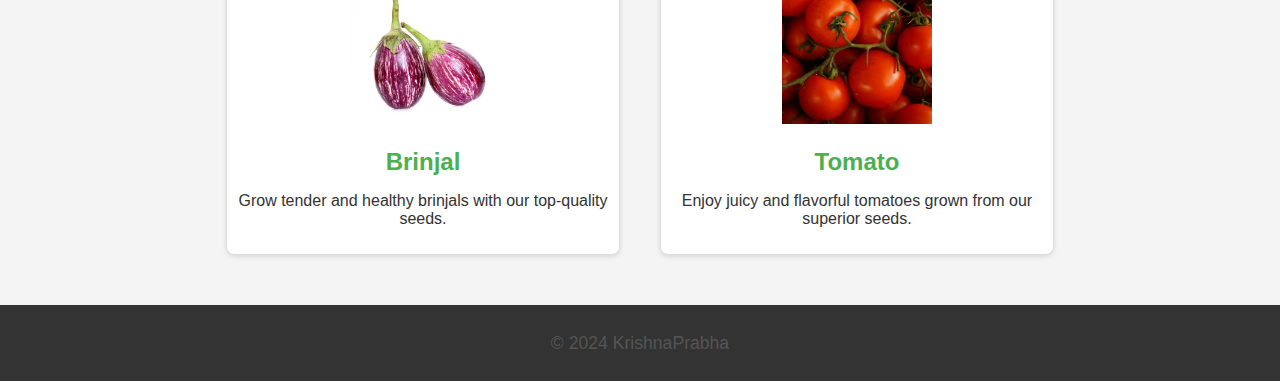
<file: src/vegetables.html>
<!DOCTYPE html>
<html lang="en">
<head>
    <meta charset="UTF-8">
    <meta name="viewport" content="width=device-width, initial-scale=1.0">
    <title>Vegetable Seeds</title>
    <link rel="stylesheet" href="style.css">
</head>
<body>
    <header>
        <h1 style="color: white;">Explore Our Vegetable Seeds</h1>
    </header>

    <section id="vegetables">
        <div class="seed-grid">
            <!-- Beans Section -->
            <div class="seed-card">
                <img src="vegetables/beans.jpg" alt="Beans Seeds">
                <h3>Beans</h3>
                <p>Grow fresh and healthy beans in your garden with our high-quality seeds.</p>
            </div>

            <!-- Cucumber Section -->
            <div class="seed-card">
                <img src="vegetables/cucumber.jpg" alt="Cucumber Seeds">
                <h3>Cucumber</h3>
                <p>Get crunchy and refreshing cucumbers by planting our premium seeds.</p>
            </div>

            <!-- Ridge Gourd Section -->
            <div class="seed-card">
                <img src="vegetables/ridgegourd.jpg" alt="Ridge Gourd Seeds">
                <h3>Ridge Gourd</h3>
                <p>Plant ridge gourd seeds for a nutritious and delicious addition to your garden.</p>
            </div>

            <!-- Radish Section -->
            <div class="seed-card">
                <img src="vegetables/radish.jpg" alt="Radish Seeds">
                <h3>Radish</h3>
                <p>Enjoy crisp and spicy radishes by growing our quality seeds.</p>
            </div>

            <!-- Green Chilly Section -->
            <div class="seed-card">
                <img src="vegetables/chilly.jpg" alt="Green Chilly Seeds">
                <h3>Green Chilly</h3>
                <p>Spice up your dishes with fresh green chilies grown from our seeds.</p>
            </div>

            <!-- Coriander Leaves Section -->
            <div class="seed-card">
                <img src="vegetables/coriander.jpg" alt="Coriander Leaves Seeds">
                <h3>Coriander Leaves</h3>
                <p>Add a burst of freshness with coriander leaves grown in your garden.</p>
            </div>

            <!-- Fenugreek Leaves Section -->
            <div class="seed-card">
                <img src="vegetables/fenugreek.jpg" alt="Fenugreek Leaves Seeds">
                <h3>Fenugreek Leaves</h3>
                <p>Grow fenugreek leaves for their distinct flavor and health benefits.</p>
            </div>

            <!-- Palak Section -->
            <div class="seed-card">
                <img src="vegetables/palak.jpg" alt="Palak Seeds">
                <h3>Palak</h3>
                <p>Get a steady supply of nutritious palak by planting our seeds.</p>
            </div>

            <!-- Brinjal Section -->
            <div class="seed-card">
                <img src="vegetables/brinjal.jpg" alt="Brinjal Seeds">
                <h3>Brinjal</h3>
                <p>Grow tender and healthy brinjals with our top-quality seeds.</p>
            </div>

            <!-- Tomato Section -->
            <div class="seed-card">
                <img src="vegetables/tomato.jpg" alt="Tomato Seeds">
                <h3>Tomato</h3>
                <p>Enjoy juicy and flavorful tomatoes grown from our superior seeds.</p>
            </div>
        </div>
    </section>

    <footer>
        <p>© 2024 KrishnaPrabha</p>
    </footer>
</body>
</html>
</file>
<file: style.css>
/* General page styling */
body {
    text-align: center;
    font-family: Arial, sans-serif;
    margin: 0;
    padding: 0;
    background-color: #f4f4f4;
}

/* Category section styling */
#categories {
    margin: 50px auto;
    padding: 20px;
    max-width: 1200px;
}

h2 {
    font-size: 2em;
    color: #333;
    margin-bottom: 20px;
}

/* Category grid styling */
.category-grid {
    display: grid;
    grid-template-columns: repeat(2, 1fr); /* Two cards per row */
    gap: 20px;
    padding: 20px;
}


/* Category card styling */
.category-card {
    background-color: #fff;
    border-radius: 8px;
    box-shadow: 0 4px 8px rgba(0, 0, 0, 0.1);
    padding: 20px;
    text-align: center;
    width: 500px; /* Fixed width for cards */
    height: 480px; /* Fixed height for cards */
    overflow: hidden; /* Ensures content doesn't overflow */
}

.category-card img {
    width: 100%; /* Make image full width of the card */
    height: 300px; /* Fixed height for images */
    object-fit:contain; /* Crop the image to fit, keeping aspect ratio */
    border-radius: 8px 8px 0 0; /* Rounded corners on top */
}

/* Button styling */
.btn {
    display: inline-block;
    margin-top: 10px;
    padding: 5px 10px;
    background-color: rgba(107, 143, 45, 0.2);
    color: white;
    text-decoration: none;
    border-radius: 5px;
}

.btn:hover {
    background-color: #52ac56;
}
/* General page styling */
body {
    text-align: center;
    font-family: Arial, sans-serif;
    margin: 0;
    padding: 0;
    background-color: #f4f4f4;
}

/* Header styling */
header h1 {
    font-size: 2.5em;
    margin: 20px;
    color:green;
}

/* Flower cards grid layout */
.seed-grid {
    display: grid;
    grid-template-columns: repeat(5, 1fr); /* 5 columns */
    gap: 20px; /* Adjust the spacing between the cards */
    padding: 20px;
    justify-items: center; /* Centers the items horizontally */
}

.seed-card {
    border: 1px solid #ddd;
    padding: 20px;
    background-color: white;
    border-radius: 8px;
    text-align: center;
    transition: transform 0.2s ease-in-out;
    width: 200px; /* Set a fixed width for the cards */
}

.seed-card img {
    width: 150px;
    height: 150px;
    object-fit: cover;
    margin-bottom: 10px;
}

.seed-card h3 {
    color: #4CAF50;
    margin-bottom: 10px;
}

.seed-card:hover {
    transform: scale(1.05);
}

/* General styling for the homepage */
body {
    text-align: center;
    font-family: Arial, sans-serif;
    margin: 0;
    padding: 0;
    background-color: #f4f4f4;
}

header {
    /* background-color:rgba(107, 143, 45, 0.5); */
    background-color: green;
    color: white;
    padding: 50px;
    border-top: 100px;
}

h1 {
    font-size: 4.5em;
    margin: 0;
}

h2 {
    font-size: 2em;
    color: #333;
    margin-top: 30px;
}

#about, #welcome {
    padding: 20px;
}

p {
    font-size: 1.1em;
    color: #555;
}

.button-group {
    margin: 20px 0;
}

.btn {
    display: inline-block;
    margin: 5px; /* Increase margin for spacing between buttons */
    padding: 20px 40px; /* Increase padding for larger button size */
    font-size: 1.3em; /* Increase the font size inside the buttons */
    background-color:green;
    color: white;
    text-decoration: none;
    border-radius: 10px; /* Increase the roundness of the buttons */
    transition: background-color 0.3s, transform 0.2s;
    font-weight: bold; /* Make the text inside the button bolder */
}

.btn:hover {
    background-color: #45a049;
    transform: scale(1.1); /* Slightly enlarges the button on hover */
}

/* Contact Section */
#contact {
    background-color: #e0f7fa;
    padding: 20px;
    margin-top: 30px;
}

footer {
    background-color: #333;
    color: white;
    padding: 10px 0;
}
/* Vegetable seeds section styling */
#vegetables {
    margin: 50px auto;
    padding: 20px;
    max-width: 1600px;
}

/* Seed grid for Vegetable Seeds */
#vegetables .seed-grid {
    display: grid;
    grid-template-columns: repeat(5, 1fr); /* 5 columns */
    gap: 20px; /* Adjust the spacing between the cards */
    padding: 20px;
    justify-items: center; /* Centers the items horizontally */

/* Seed card styling for Vegetable Seeds */
#vegetables .seed-card {
    border: 1px solid #ddd;
    padding: 20px;
    background-color: white;
    border-radius: 8px;
    text-align: center;
    transition: transform 0.2s ease-in-out;
    width: 500px; /* Set a fixed width for the cards */
}

#vegetables .seed-card img {
    width: 350px;
    height: 150px;
    object-fit: cover;
    margin-bottom: 10px;
}

#vegetables .seed-card h3 {
    color: #4CAF50;
    margin-bottom: 10px;
}

#vegetables .seed-card:hover {
    transform: scale(1.05);
}
</file>
<file: src/style.css>
/* General page styling */
body {
    text-align: center;
    font-family: Arial, sans-serif;
    margin: 0;
    padding: 0;
    background-color: #f4f4f4;
}


/* Category section styling */
#categories {
    margin: 50px auto;
    padding: 20px;
    max-width: 1200px;
}

h2 {
    font-size: 2em;
    color: #333;
    margin-bottom: 20px;
}

/* Category grid styling */
.category-grid {
    display: grid;
    grid-template-columns: repeat(2, 1fr); /* Two cards per row */
    gap: 10px;
    padding: 20px;
}


/* Category card styling */
.category-card {
    background-color: #fff;
    border-radius: 8px;
    box-shadow: 0 4px 8px rgba(0, 0, 0, 0.1);
    padding: 20px;
    text-align: center;
    width: 500px; /* Fixed width for cards */
    height: 480px; /* Fixed height for cards */
    overflow: hidden; /* Ensures content doesn't overflow */
}

.category-card img {
    width: 100%; /* Make image full width of the card */
    height: 300px; /* Fixed height for images */
    object-fit:contain; /* Crop the image to fit, keeping aspect ratio */
    border-radius: 8px 8px 0 0; /* Rounded corners on top */
}

/* Button styling */
.btn {
    display: inline-block;
    margin-top: 10px;
    padding: 5px 10px;
    background-color: rgba(107, 143, 45, 0.2);
    color: white;
    text-decoration: none;
    border-radius: 5px;
}

.btn:hover {
    background-color: #52ac56;
}
/* General page styling */
body {
    text-align: center;
    font-family: Arial, sans-serif;
    margin: 0;
    padding: 0;
    background-color: #f4f4f4;
}

/* Header styling */
header h1 {
    font-size: 2.5em;
    margin: 20px;
    color: green;
}

/* Flower cards grid layout */
.seed-grid {
    display: grid;
    grid-template-columns: repeat(auto-fill, minmax(200px, 1fr)); /* Responsive columns */
    gap: 20px; /* Adjust the spacing between the cards */
    padding: 20px;
    justify-items: center; /* Centers the items horizontally */
}

/* Seed card styling */
.seed-card {
    border: 1px solid #ddd;
    padding: 20px;
    background-color: white;
    border-radius: 8px;
    text-align: center;
    transition: transform 0.2s ease-in-out;
    width: 200px; /* Set a fixed width for the cards */
}

/* Fixed image size */
.seed-card img {
    width: 150px; /* Fixed width for images */
    height: 150px; /* Fixed height for images */
    object-fit: cover; /* Maintain aspect ratio and cover the space */
    margin-bottom: 10px; /* Spacing below the image */
}

/* Seed card heading styling */
.seed-card h3 {
    color: #4CAF50; /* Heading color */
    margin-bottom: 10px; /* Spacing below the heading */
}

/* Hover effect for seed cards */
.seed-card:hover {
    transform: scale(1.05); /* Slightly enlarge card on hover */
}

/* Responsive adjustments */
@media (max-width: 600px) {
    header h1 {
        font-size: 1.8em; /* Smaller font size for mobile */
    }

    .seed-card {
        width: 90%; /* Wider cards for mobile */
        margin: 10px auto; /* Center and space cards */
    }

    .seed-card img {
        width: 150px; /* Smaller image size for mobile */
        height: 150px; /* Smaller height for mobile */
    }

    .seed-card h3 {
        font-size: 1.2em; /* Smaller heading size for mobile */
    }
}


/* General styling for the homepage */
body {
    text-align: center;
    font-family: Arial, sans-serif;
    margin: 0;
    padding: 0;
    background-color: #f4f4f4;
}

header {
    /* background-color:rgba(107, 143, 45, 0.5); */
    background-color: green;
    color: white;
    padding: 50px;
    border-top: 100px;
}

h1 {
    font-size: 4.5em;
    margin: 0;
}

h2 {
    font-size: 2em;
    color: #333;
    margin-top: 30px;
}

#about, #welcome {
    padding: 20px;
}

p {
    font-size: 1.1em;
    color: #555;
}

.button-group {
    margin: 20px 0;
}

.btn {
    display: inline-block;
    margin: 5px; /* Increase margin for spacing between buttons */
    padding: 20px 40px; /* Increase padding for larger button size */
    font-size: 1.3em; /* Increase the font size inside the buttons */
    background-color:green;
    color: white;
    text-decoration: none;
    border-radius: 10px; /* Increase the roundness of the buttons */
    transition: background-color 0.3s, transform 0.2s;
    font-weight: bold; /* Make the text inside the button bolder */
}

.btn:hover {
    background-color: #45a049;
    transform: scale(1.1); /* Slightly enlarges the button on hover */
}

/* Contact Section */
#contact {
    background-color: #e0f7fa;
    padding: 20px;
    margin-top: 30px;
}

footer {
    background-color: #333;
    color: white;
    padding: 10px 0;
}
/* General styles for the vegetable seeds page */
body {
    background-color: #f4f4f4; /* Optional background color */
    text-align: center;
}

/* Header styling */
header h1 {
    font-size: 2.5em; /* Responsive font size for the header */
    margin: 20px 0; /* Add margin for spacing */
    color: green;
}

/* Seed grid styling */
.seed-grid {
    display: flex;
    flex-wrap: wrap; /* Allow items to wrap to the next line */
    justify-content: center; /* Center the cards */
    margin: 20px 0; /* Add margin for spacing */
}

/* Seed card styling */
.seed-card {
    width: 30%; /* Default width for desktop view */
    margin: 10px; /* Space between cards */
    padding: 10px; /* Inner padding */
    background-color: white; /* Background for each card */
    border-radius: 8px; /* Rounded corners */
    box-shadow: 0 2px 5px rgba(0, 0, 0, 0.1); /* Subtle shadow */
    transition: transform 0.2s; /* Animation on hover */
}

/* Fixed image size */
.seed-card img {
    width: 150px; /* Fixed width for images */
    height: 150px; /* Fixed height for images */
    object-fit: cover; /* Maintain aspect ratio and cover the space */
    border-radius: 8px 8px 0 0; /* Rounded top corners */
}

/* Seed card text styling */
.seed-card h3 {
    font-size: 1.5em; /* Responsive font size for seed names */
    margin: 10px 0; /* Spacing for heading */
}

.seed-card p {
    font-size: 1em; /* Standard font size for descriptions */
    color: #333; /* Text color */
}

/* Responsive adjustments */
@media (max-width: 600px) {
    header h1 {
        font-size: 1.8em; /* Smaller font size for mobile */
    }

    .seed-card {
        width: 90%; /* Wider cards for mobile */
        margin: 10px auto; /* Center and space cards */
    }

    .seed-card h3 {
        font-size: 1.2em; /* Smaller heading size for mobile */
    }

    .seed-card p {
        font-size: 0.9em; /* Smaller text for descriptions */
    }
}

/* Footer styling */
footer {
    background-color: #333; /* Footer background color */
    color: white; /* Footer text color */
    padding: 10px 0; /* Footer padding */
}
</file>
